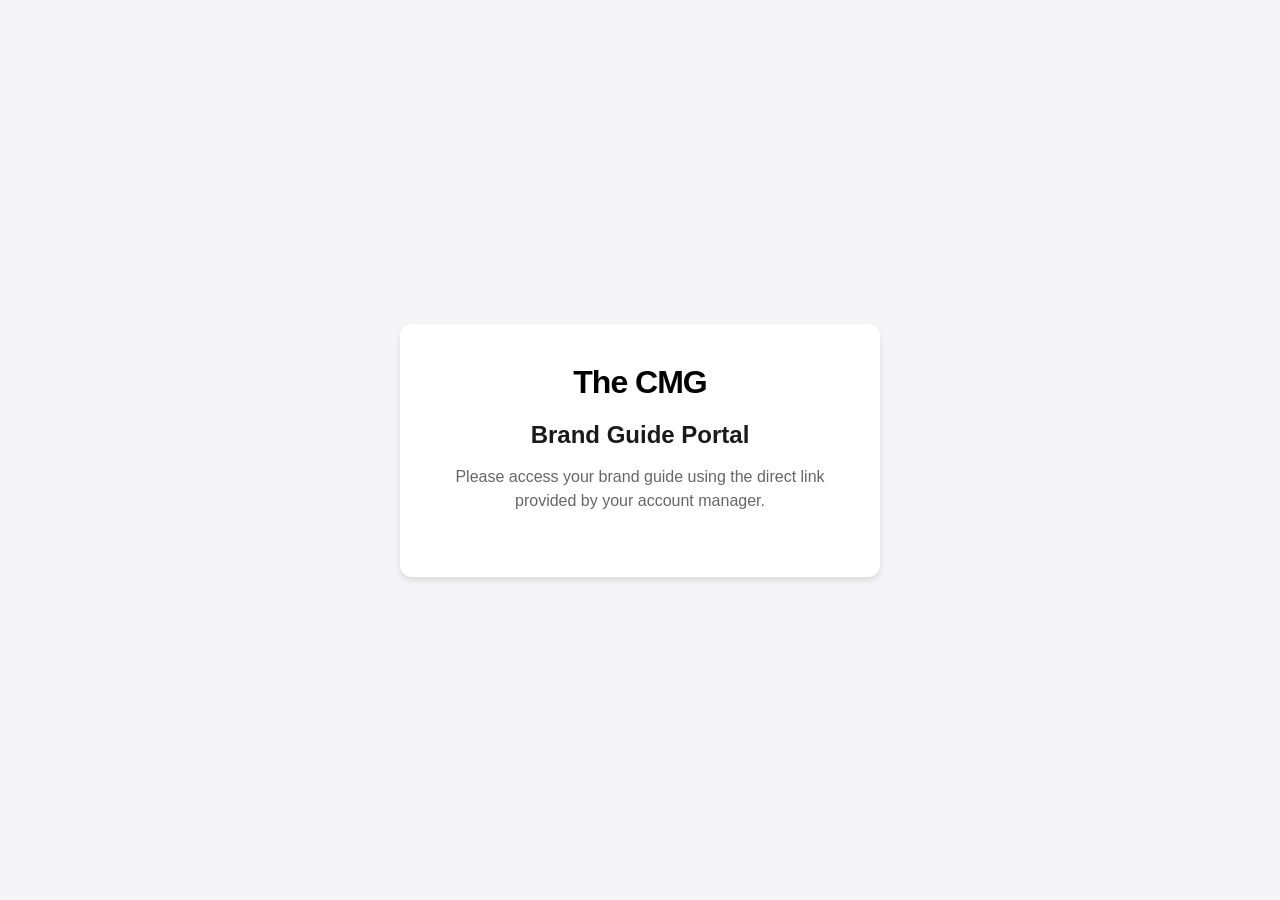
<file: index.html>
<!DOCTYPE html>
<html lang="en">

<head>
    <meta charset="UTF-8">
    <meta name="viewport" content="width=device-width, initial-scale=1.0">
    <title>The CMG Brand Guides</title>
    <style>
        body {
            font-family: -apple-system, BlinkMacSystemFont, "Segoe UI", Roboto, Helvetica, Arial, sans-serif;
            display: flex;
            flex-direction: column;
            align-items: center;
            justify-content: center;
            height: 100vh;
            margin: 0;
            background-color: #f5f5f7;
            color: #333;
        }

        .container {
            text-align: center;
            padding: 40px;
            background: white;
            border-radius: 12px;
            box-shadow: 0 4px 6px rgba(0, 0, 0, 0.1);
            max-width: 400px;
            width: 90%;
        }

        h1 {
            font-size: 24px;
            margin-bottom: 16px;
            color: #1a1a1a;
        }

        p {
            color: #666;
            margin-bottom: 24px;
            line-height: 1.5;
        }

        .logo {
            font-weight: 900;
            font-size: 32px;
            letter-spacing: -1px;
            margin-bottom: 20px;
            color: #000;
        }
    </style>
</head>

<body>
    <div class="container">
        <div class="logo">The CMG</div>
        <h1>Brand Guide Portal</h1>
        <p>Please access your brand guide using the direct link provided by your account manager.</p>
    </div>
</body>

</html>
</file>
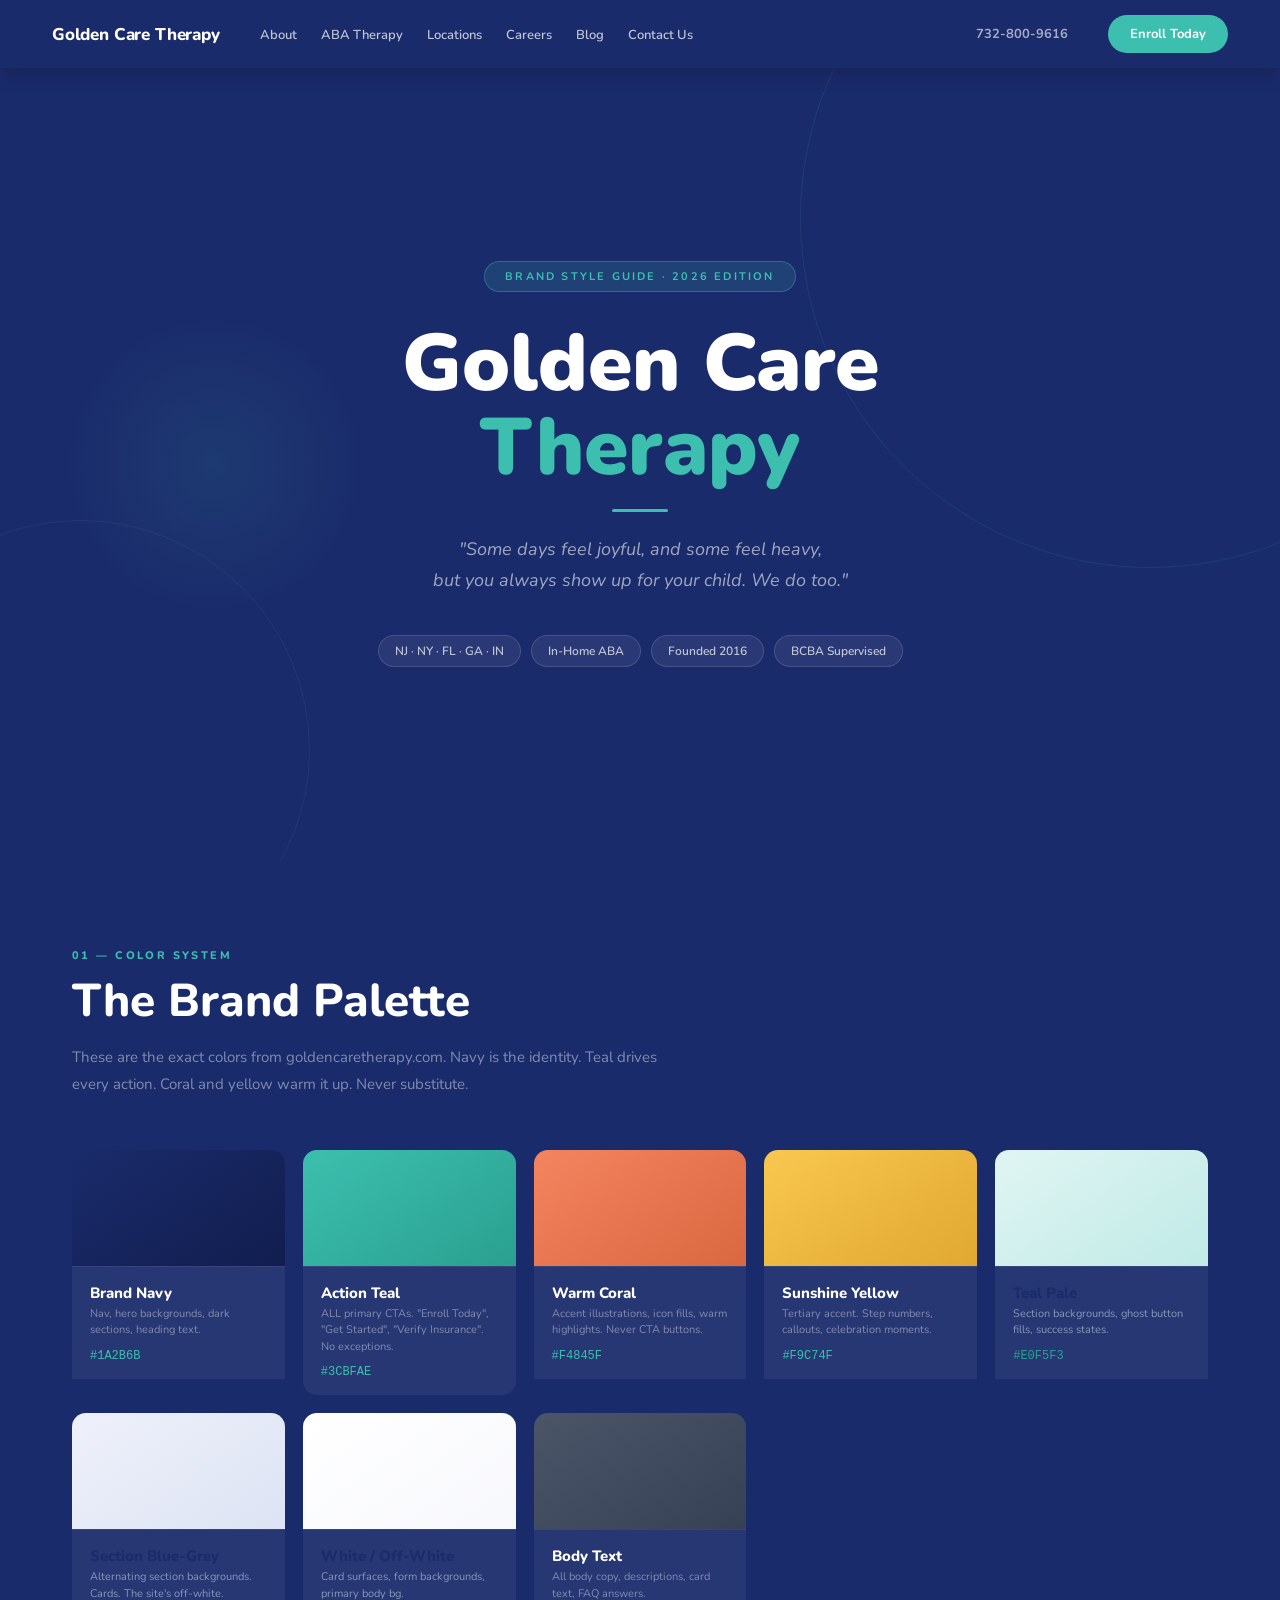
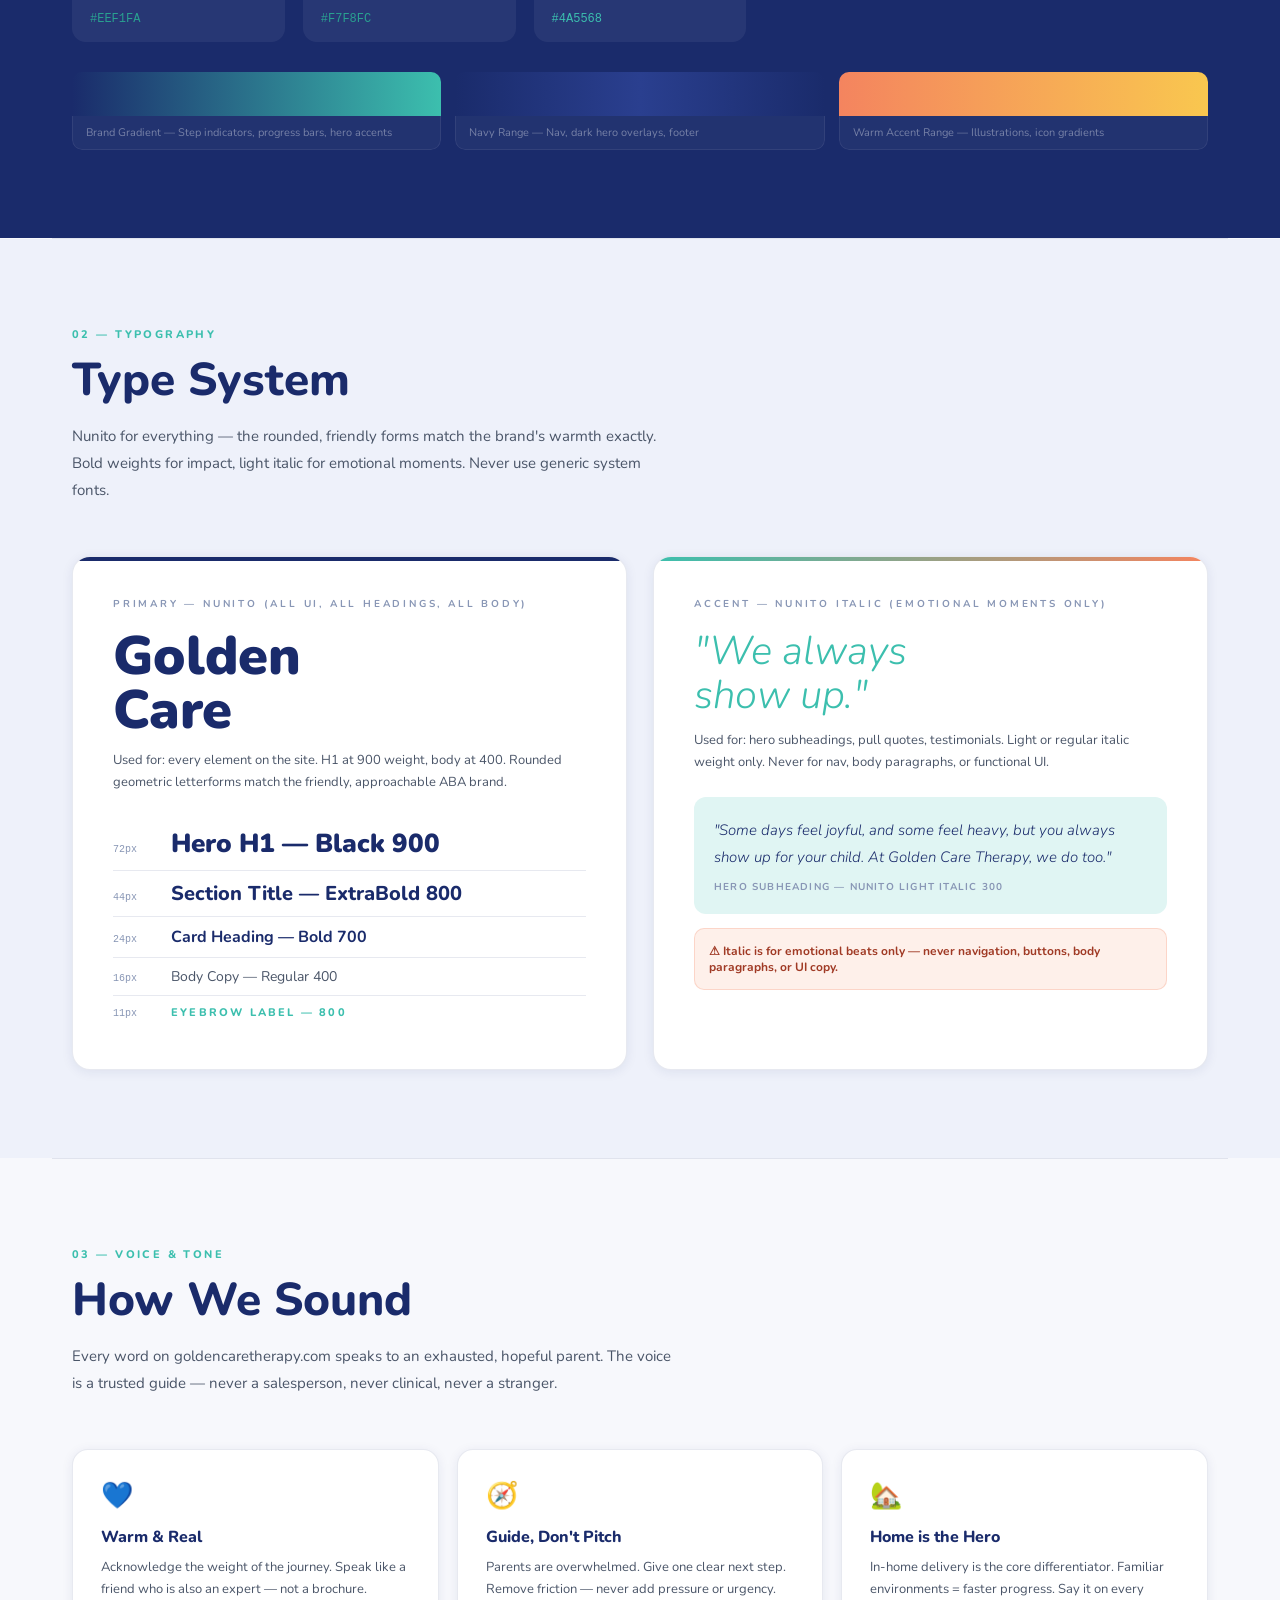
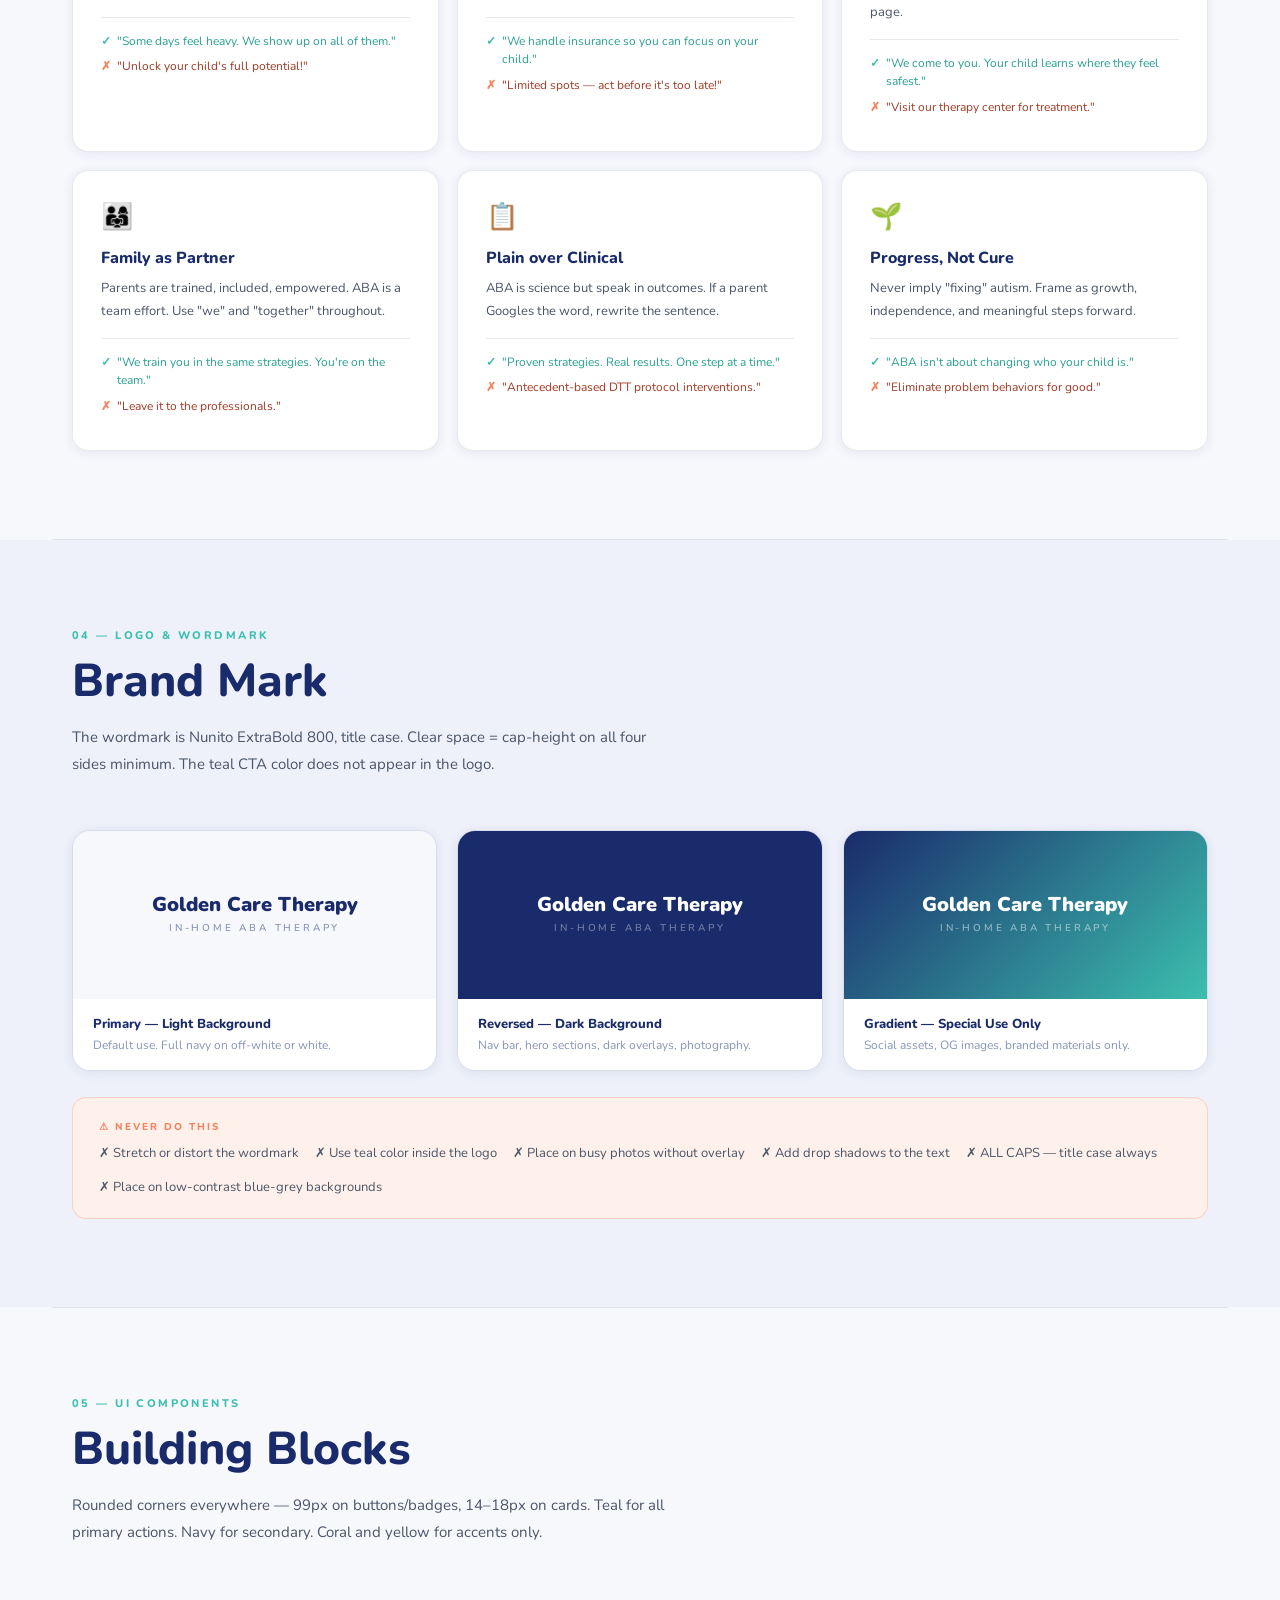
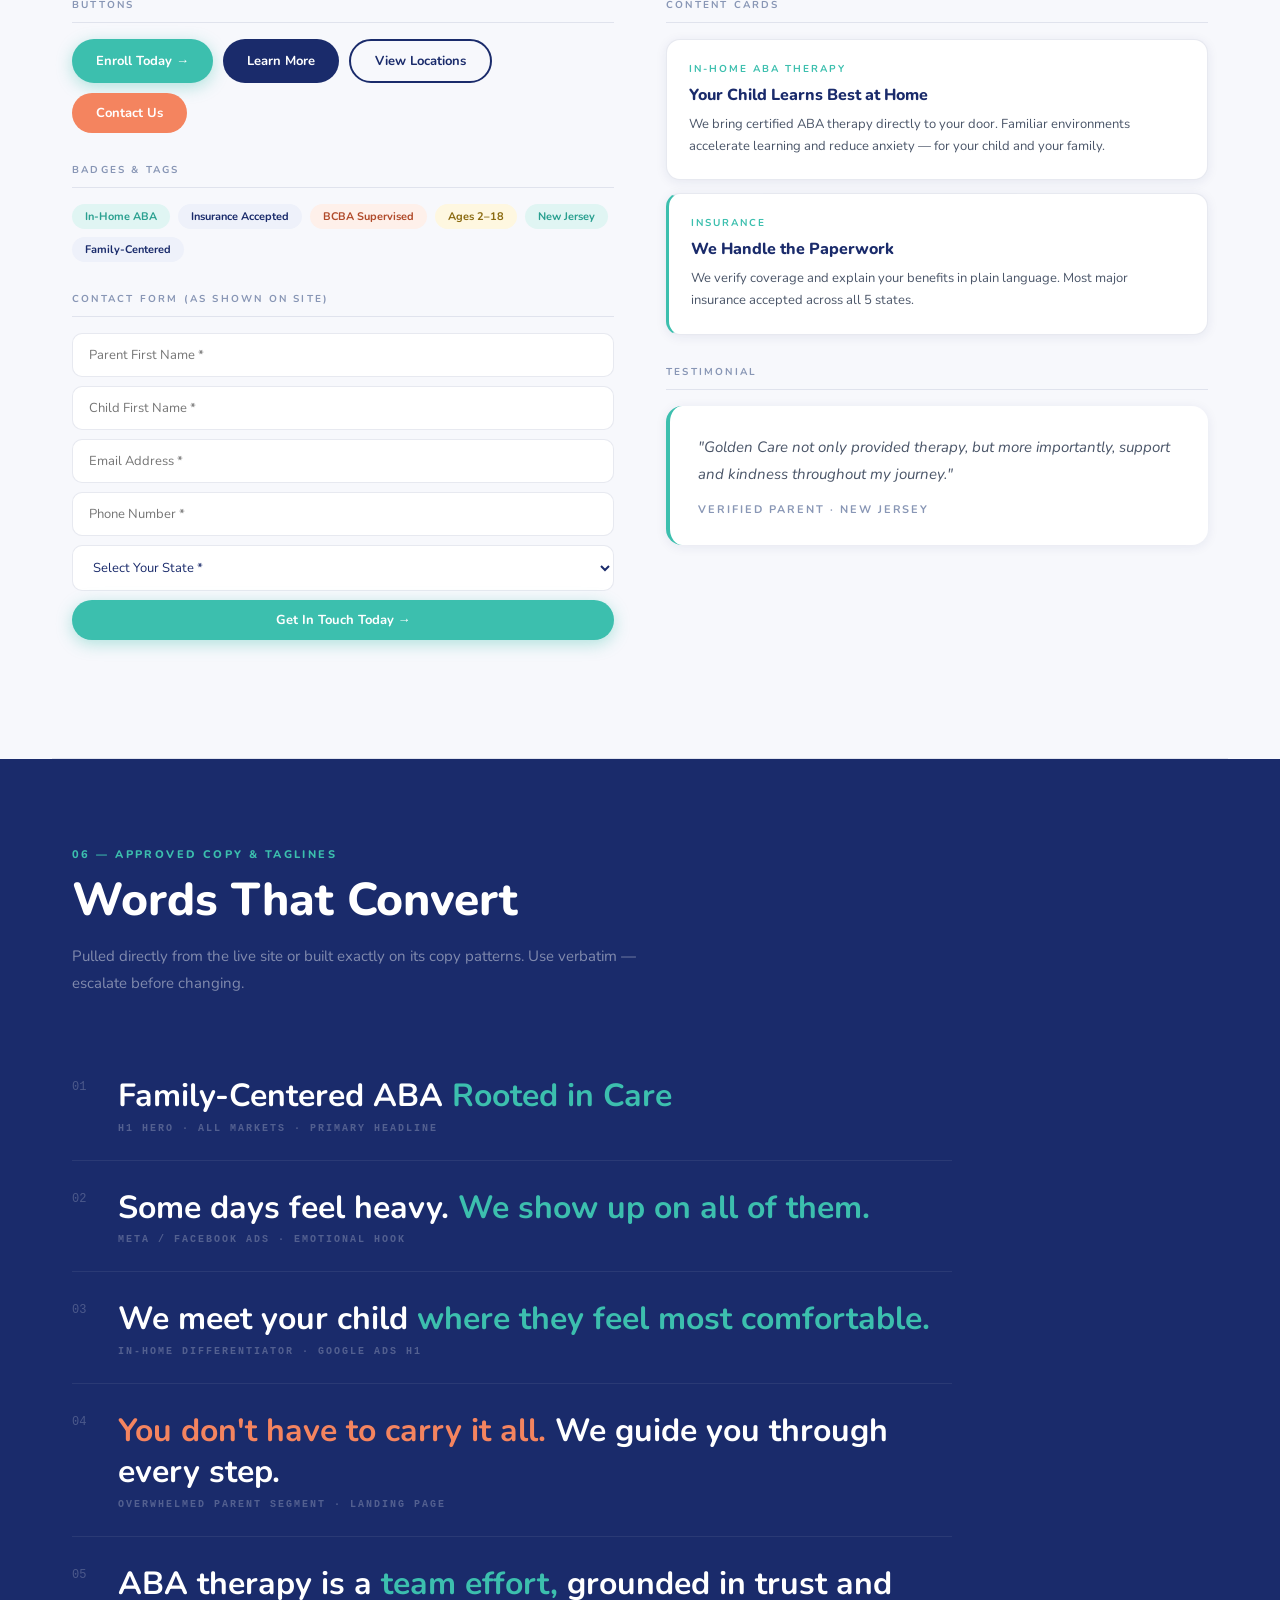
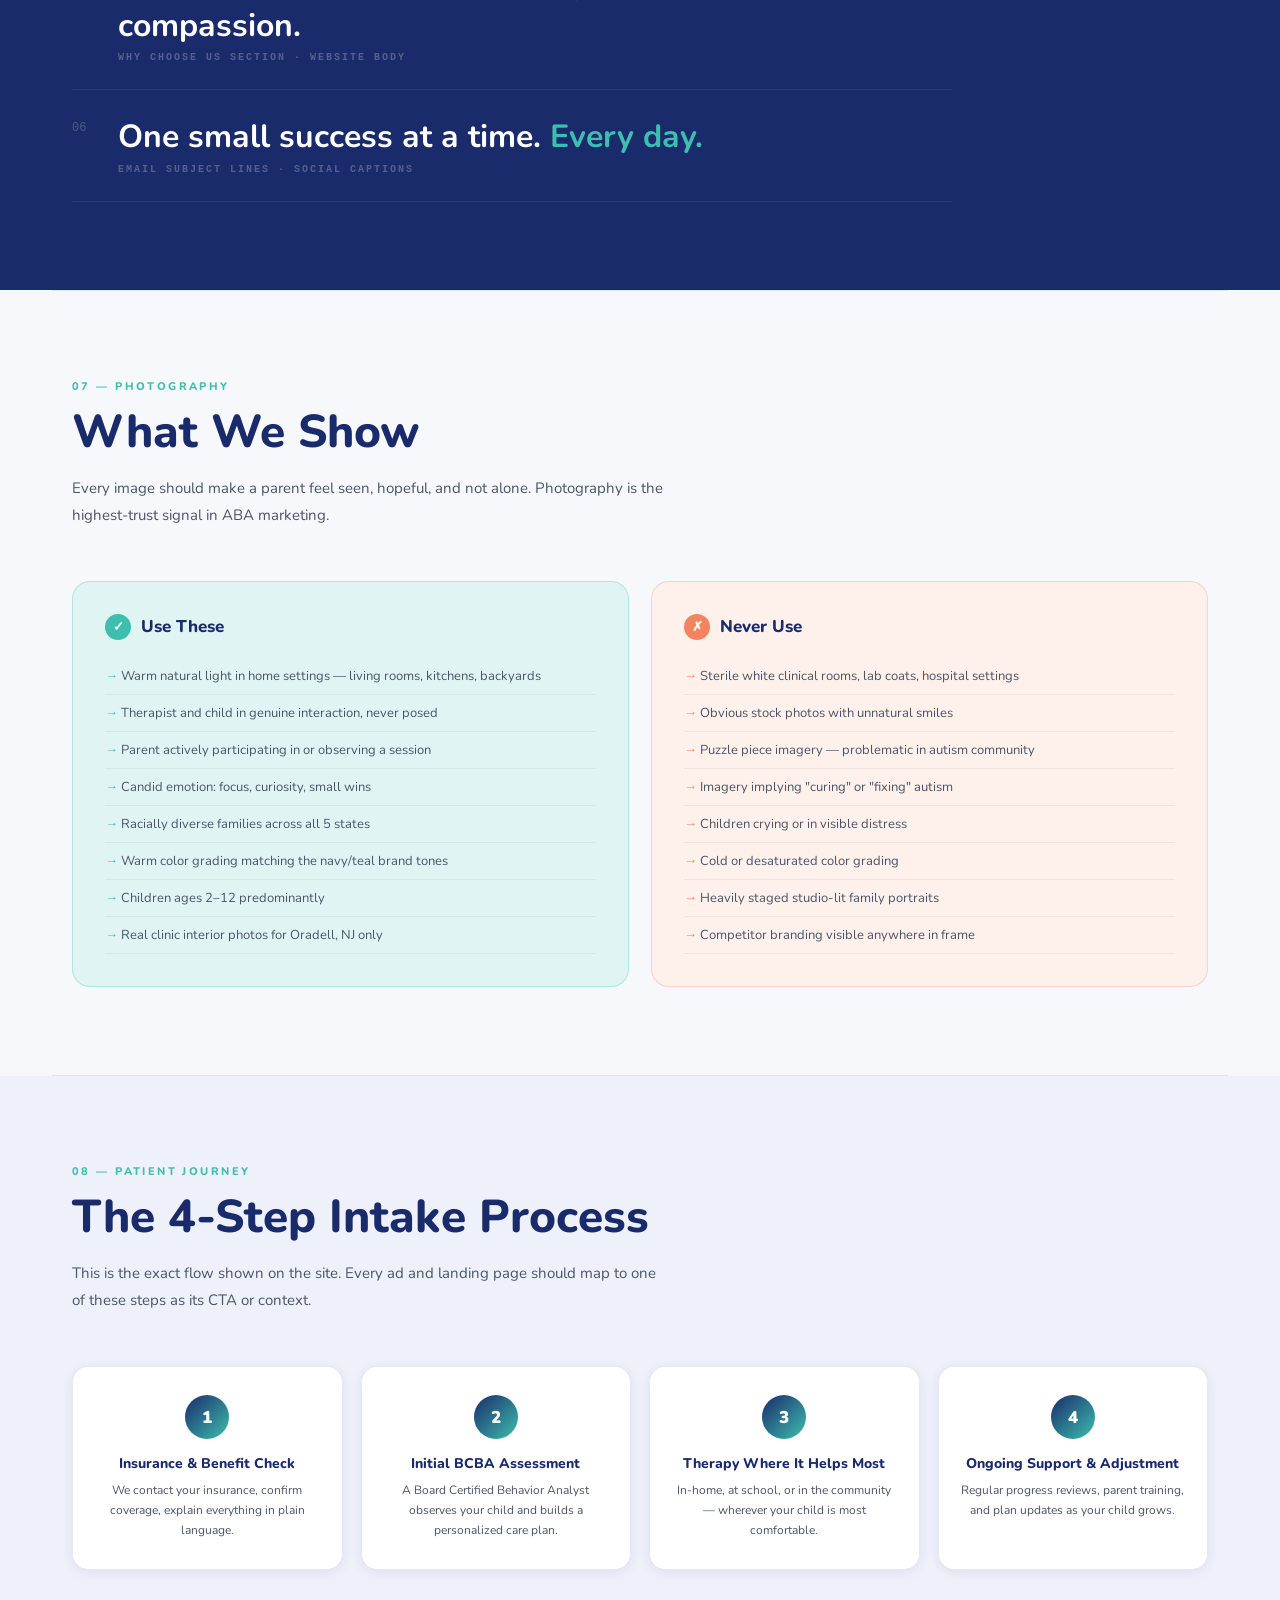
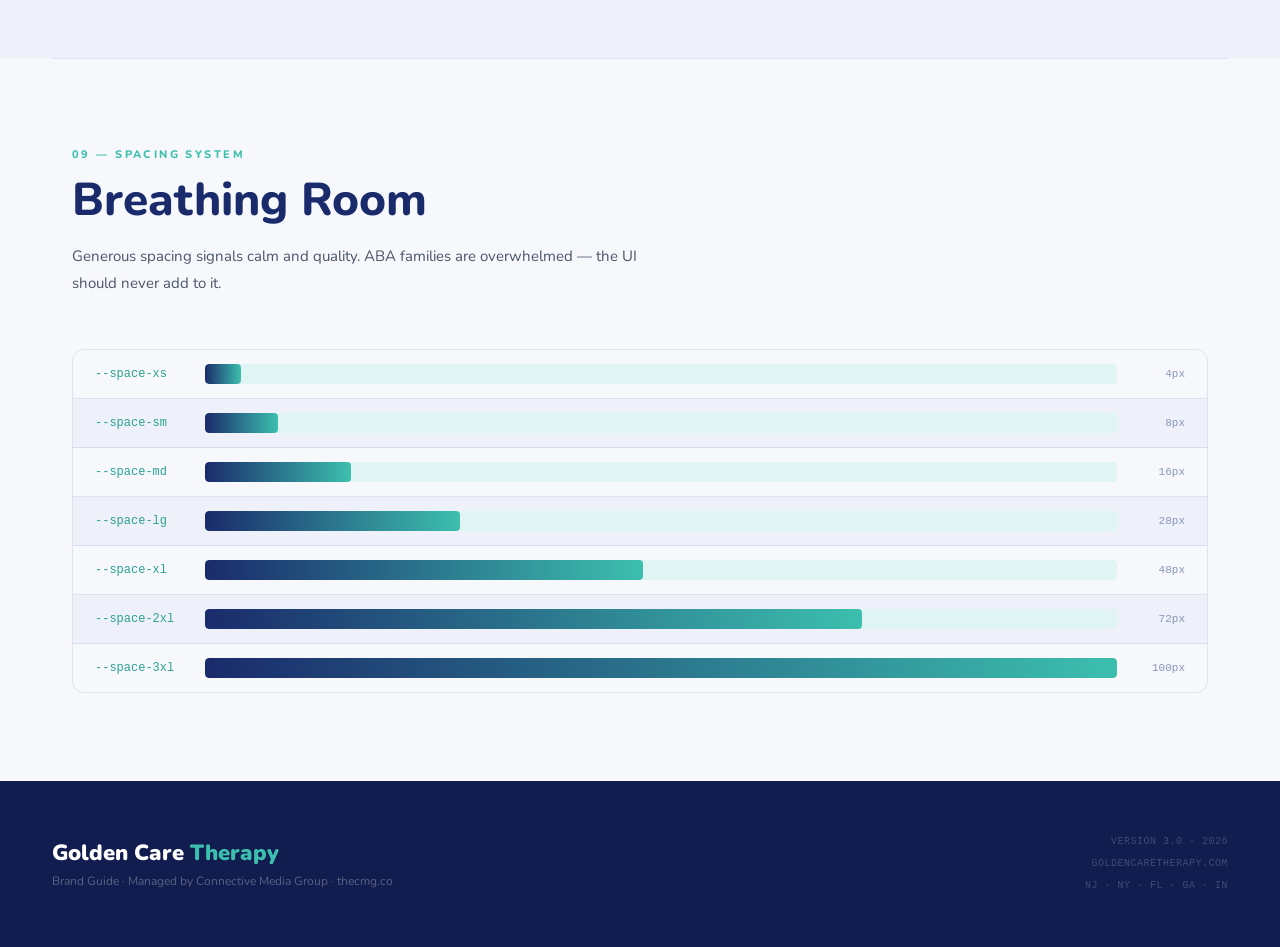
<file: golden-care/index.html>
<!DOCTYPE html>
<html lang="en">
<head>
<meta charset="UTF-8">
<meta name="viewport" content="width=device-width, initial-scale=1.0">
<title>Golden Care Therapy — Brand Guide</title>
<link href="https://fonts.googleapis.com/css2?family=Nunito:ital,wght@0,300;0,400;0,600;0,700;0,800;0,900;1,400;1,700&family=Nunito+Sans:ital,wght@0,300;0,400;0,600;0,700;1,400&display=swap" rel="stylesheet">
<style>
:root {
  /* ━━━ EXACT COLORS FROM goldencaretherapy.com ━━━ */
  --navy:        #1A2B6B;   /* nav bar, hero background, dark sections */
  --navy-dark:   #111D4E;   /* deeper navy variant */
  --navy-light:  #2A3F8F;   /* slightly lighter navy */

  --teal:        #3CBFAE;   /* PRIMARY — all CTA buttons, links, accents */
  --teal-dark:   #2AA090;   /* button hover */
  --teal-pale:   #E0F5F3;   /* teal tint backgrounds */

  --coral:       #F4845F;   /* warm accent — illustrations, highlights */
  --coral-pale:  #FEF0EA;

  --yellow:      #F9C74F;   /* secondary warm accent */
  --yellow-pale: #FEF7E0;

  --white:       #FFFFFF;
  --bg-soft:     #F7F8FC;   /* body background — barely-there blue-grey */
  --bg-section:  #EEF1FA;   /* alternating section bg */

  --text-h:      #1A2B6B;   /* headings — same as navy */
  --text-b:      #4A5568;   /* body copy */
  --text-m:      #8896B5;   /* muted labels */

  --border:      rgba(26,43,107,0.1);
  --shadow-sm:   0 2px 12px rgba(26,43,107,0.08);
  --shadow-md:   0 6px 28px rgba(26,43,107,0.12);
}

*, *::before, *::after { margin:0; padding:0; box-sizing:border-box; }
html { scroll-behavior:smooth; }

body {
  font-family: 'Nunito', sans-serif;
  background: var(--bg-soft);
  color: var(--text-h);
  overflow-x: hidden;
}

::-webkit-scrollbar { width:5px; }
::-webkit-scrollbar-track { background: var(--bg-section); }
::-webkit-scrollbar-thumb { background: var(--teal); border-radius:99px; }

/* ══════════════ NAV REPLICA ══════════════ */
.site-nav {
  position: sticky; top: 0; z-index: 100;
  background: var(--navy);
  height: 68px;
  display: flex; align-items: center;
  padding: 0 52px;
  gap: 40px;
  box-shadow: 0 2px 20px rgba(0,0,0,0.25);
}

.nav-logo {
  font-weight: 800; font-size: 17px; color: #fff;
  letter-spacing: -0.01em; white-space: nowrap;
}

.nav-links {
  display: flex; gap: 24px; list-style: none; flex: 1;
}

.nav-links a {
  color: rgba(255,255,255,0.72); font-size: 13px;
  font-weight: 600; text-decoration: none;
  transition: color 0.2s;
}
.nav-links a:hover { color: #fff; }

.nav-phone {
  font-size: 13px; font-weight: 700;
  color: rgba(255,255,255,0.6);
}

.nav-cta {
  background: var(--teal); color: #fff;
  font-family: 'Nunito', sans-serif;
  font-size: 13px; font-weight: 700;
  padding: 10px 22px; border-radius: 99px;
  border: none; cursor: pointer;
  white-space: nowrap;
  transition: background 0.2s, transform 0.15s;
}
.nav-cta:hover { background: var(--teal-dark); transform: translateY(-1px); }

/* ══════════════ HERO ══════════════ */
.hero {
  background: var(--navy);
  min-height: 88vh;
  display: flex; align-items: center; justify-content: center;
  text-align: center;
  position: relative; overflow: hidden;
  padding: 90px 40px;
}

/* Subtle geometric circles — matches site aesthetic */
.hero::before {
  content: '';
  position: absolute;
  width: 700px; height: 700px; border-radius: 50%;
  border: 1.5px solid rgba(60,191,174,0.12);
  top: -200px; right: -220px;
}
.hero::after {
  content: '';
  position: absolute;
  width: 460px; height: 460px; border-radius: 50%;
  border: 1.5px solid rgba(255,255,255,0.05);
  bottom: -120px; left: -150px;
}

.hero-blob {
  position: absolute;
  width: 300px; height: 300px; border-radius: 50%;
  background: radial-gradient(circle, rgba(60,191,174,0.1), transparent 70%);
  top: 50%; left: 5%; transform: translateY(-50%);
}

.hero-inner { position: relative; z-index: 2; max-width: 720px; }

.hero-pill {
  display: inline-block;
  background: rgba(60,191,174,0.15);
  border: 1px solid rgba(60,191,174,0.35);
  color: var(--teal);
  font-size: 11px; font-weight: 700;
  letter-spacing: 0.2em; text-transform: uppercase;
  padding: 7px 20px; border-radius: 99px;
  margin-bottom: 30px;
  opacity: 0; animation: rise 0.55s ease forwards 0.1s;
}

.hero-h1 {
  font-size: clamp(48px, 7.5vw, 80px);
  font-weight: 900; color: #fff;
  line-height: 1.06; margin-bottom: 18px;
  opacity: 0; animation: rise 0.55s ease forwards 0.25s;
}

.hero-h1 em { color: var(--teal); font-style: normal; }

.hero-rule {
  width: 56px; height: 3px; border-radius: 99px;
  background: var(--teal);
  margin: 0 auto 22px;
  opacity: 0; animation: rise 0.55s ease forwards 0.4s;
}

.hero-sub {
  font-size: clamp(15px, 2vw, 18px);
  font-weight: 400; font-style: italic;
  color: rgba(255,255,255,0.58);
  line-height: 1.7; margin-bottom: 40px;
  opacity: 0; animation: rise 0.55s ease forwards 0.5s;
}

.hero-tags {
  display: flex; gap: 10px; justify-content: center; flex-wrap: wrap;
  opacity: 0; animation: rise 0.55s ease forwards 0.65s;
}

.hero-tag {
  background: rgba(255,255,255,0.07);
  border: 1px solid rgba(255,255,255,0.13);
  color: rgba(255,255,255,0.7);
  font-size: 12px; font-weight: 600;
  padding: 7px 16px; border-radius: 99px;
}

@keyframes rise {
  from { opacity:0; transform:translateY(16px); }
  to   { opacity:1; transform:translateY(0); }
}

/* ══════════════ LAYOUT ══════════════ */
.w { max-width: 1240px; margin: 0 auto; padding: 0 52px; }
.sec { padding: 88px 0; }
.sec-alt { background: var(--bg-section); }
.sec-navy { background: var(--navy); }

hr.rule { border: none; height: 1px; background: var(--border); margin: 0 52px; }

.ey {
  font-size: 11px; font-weight: 800;
  letter-spacing: 0.22em; text-transform: uppercase;
  color: var(--teal); margin-bottom: 12px;
}
.sec-navy .ey { color: var(--teal); }

.sh {
  font-size: clamp(30px, 3.8vw, 46px);
  font-weight: 800; color: var(--text-h);
  line-height: 1.15; margin-bottom: 16px;
}
.sec-navy .sh { color: #fff; }

.sd {
  font-size: 15px; line-height: 1.8;
  color: var(--text-b); max-width: 600px;
  margin-bottom: 52px;
}
.sec-navy .sd { color: rgba(255,255,255,0.45); }

/* ══════════════ COLOR SWATCHES ══════════════ */
.swatches {
  display: grid;
  grid-template-columns: repeat(auto-fill, minmax(190px, 1fr));
  gap: 18px;
}

.sw {
  border-radius: 14px; overflow: hidden;
  transition: transform 0.22s, box-shadow 0.22s;
  cursor: default;
}
.sw:hover { transform: translateY(-5px); box-shadow: 0 16px 40px rgba(0,0,0,0.28); }

.sw-c { height: 116px; }

.sw-i {
  padding: 16px 18px;
  background: rgba(255,255,255,0.06);
  border-top: 1px solid rgba(255,255,255,0.07);
}

.sw-n { font-weight: 800; font-size: 15px; color: #fff; margin-bottom: 3px; }
.sw-u { font-size: 11px; color: rgba(255,255,255,0.42); line-height: 1.5; margin-bottom: 10px; }
.sw-h { font-family: 'Courier New', monospace; font-size: 12px; color: var(--teal); }

/* light swatch */
.sw-light .sw-n { color: var(--text-h); }
.sw-light .sw-u { color: var(--text-m); }
.sw-light .sw-h { color: var(--teal-dark); }
.sw-light .sw-i { background: rgba(0,0,0,0.03); border-color: var(--border); }

.grad-strips {
  display: flex; gap: 14px; flex-wrap: wrap;
  margin-top: 30px;
}
.grad-strip { flex: 1; min-width: 170px; border-radius: 10px; overflow: hidden; }
.grad-bar { height: 44px; }
.grad-lbl {
  padding: 9px 13px;
  background: rgba(255,255,255,0.04);
  border: 1px solid rgba(255,255,255,0.07);
  border-top: none; border-radius: 0 0 10px 10px;
  font-size: 11px; color: rgba(255,255,255,0.38);
}

/* ══════════════ TYPOGRAPHY ══════════════ */
.type-cards {
  display: grid; grid-template-columns: 1fr 1fr; gap: 26px;
}
@media(max-width:780px) { .type-cards { grid-template-columns: 1fr; } }

.tc {
  background: #fff; border-radius: 18px;
  padding: 40px; border: 1px solid var(--border);
  box-shadow: var(--shadow-sm);
  position: relative; overflow: hidden;
}
.tc::before {
  content: ''; position: absolute;
  top: 0; left: 0; right: 0; height: 4px;
  border-radius: 18px 18px 0 0;
}
.tc.primary::before { background: var(--navy); }
.tc.accent::before  { background: linear-gradient(90deg, var(--teal), var(--coral)); }

.ft { font-size: 10px; font-weight: 700; letter-spacing: 0.28em;
  text-transform: uppercase; color: var(--text-m); margin-bottom: 18px; }

.fd-big {
  font-family: 'Nunito', sans-serif;
  font-size: 54px; font-weight: 900;
  color: var(--navy); line-height: 1.0; margin-bottom: 12px;
}

.fd-italic {
  font-family: 'Nunito', sans-serif;
  font-size: 40px; font-weight: 300; font-style: italic;
  color: var(--teal); line-height: 1.1; margin-bottom: 12px;
}

.fn { font-size: 13px; line-height: 1.7; color: var(--text-b); margin-bottom: 24px; }

.sc { padding: 9px 0; border-bottom: 1px solid var(--border);
  display: flex; align-items: baseline; gap: 16px; }
.sc:last-child { border-bottom: none; }
.sz { font-family: 'Courier New', monospace; font-size: 10px;
  color: var(--text-m); min-width: 42px; }

/* ══════════════ VOICE CARDS ══════════════ */
.voice-grid {
  display: grid; grid-template-columns: repeat(3,1fr); gap: 18px;
}
@media(max-width:880px) { .voice-grid { grid-template-columns: 1fr 1fr; } }

.vc {
  background: #fff; border-radius: 16px; padding: 28px;
  border: 1.5px solid var(--border); box-shadow: var(--shadow-sm);
  transition: border-color 0.2s, transform 0.2s, box-shadow 0.2s;
}
.vc:hover {
  border-color: var(--teal); transform: translateY(-3px);
  box-shadow: 0 12px 32px rgba(26,43,107,0.1);
}

.vc-ico { font-size: 26px; margin-bottom: 13px; }
.vc-t { font-weight: 800; font-size: 16px; color: var(--text-h); margin-bottom: 8px; }
.vc-b { font-size: 13px; line-height: 1.7; color: var(--text-b); margin-bottom: 16px; }
.vc-sep { height: 1px; background: var(--border); margin-bottom: 14px; }

.do, .no {
  font-size: 12px; line-height: 1.55; margin-bottom: 7px;
  padding-left: 16px; position: relative;
}
.do::before { content:'✓'; position:absolute; left:0; color:var(--teal); font-weight:800; }
.no::before { content:'✗'; position:absolute; left:0; color:var(--coral); font-weight:800; }
.do { color: var(--teal-dark); }
.no { color: #a03a25; }

/* ══════════════ LOGO CARDS ══════════════ */
.logo-grid { display: grid; grid-template-columns: repeat(3,1fr); gap: 20px; }
@media(max-width:880px) { .logo-grid { grid-template-columns: 1fr; } }

.lc { border-radius: 18px; overflow: hidden; border: 1px solid var(--border); box-shadow: var(--shadow-sm); }
.ld { height: 168px; display: flex; flex-direction: column;
  align-items: center; justify-content: center; gap: 6px; }
.lw { font-weight: 900; font-size: 20px; line-height: 1; }
.ls { font-size: 10px; font-weight: 600; letter-spacing: 0.28em; text-transform: uppercase; }
.lcap { padding: 16px 20px; background: #fff; }
.lcap-n { font-weight: 800; font-size: 13px; color: var(--text-h); margin-bottom: 3px; }
.lcap-d { font-size: 12px; color: var(--text-m); line-height: 1.5; }

/* ══════════════ UI COMPONENTS ══════════════ */
.comp-cols { display: grid; grid-template-columns: 1fr 1fr; gap: 52px; }
@media(max-width:780px) { .comp-cols { grid-template-columns: 1fr; } }

.cl { font-size: 10px; font-weight: 700; letter-spacing: 0.22em;
  text-transform: uppercase; color: var(--text-m);
  margin-bottom: 16px; padding-bottom: 10px;
  border-bottom: 1px solid var(--border); }

.cg { margin-bottom: 30px; }

/* Buttons */
.br { display: flex; flex-wrap: wrap; gap: 10px; }

.btn {
  display: inline-flex; align-items: center; gap: 6px;
  padding: 11px 24px; border-radius: 99px;
  font-family: 'Nunito', sans-serif;
  font-size: 13px; font-weight: 700;
  border: none; cursor: pointer;
  transition: all 0.18s ease;
}
.b-teal  { background: var(--teal); color: #fff;
  box-shadow: 0 4px 16px rgba(60,191,174,0.38); }
.b-teal:hover { background: var(--teal-dark); transform: translateY(-2px); }
.b-navy  { background: var(--navy); color: #fff; }
.b-navy:hover { background: var(--navy-light); transform: translateY(-2px); }
.b-out   { background: transparent; color: var(--navy);
  border: 2px solid var(--navy); }
.b-out:hover { background: var(--bg-section); transform: translateY(-2px); }
.b-coral { background: var(--coral); color: #fff; }
.b-coral:hover { background: #e26c48; transform: translateY(-2px); }

/* Badges */
.badrow { display: flex; flex-wrap: wrap; gap: 8px; }
.bad {
  display: inline-flex; align-items: center;
  padding: 5px 13px; border-radius: 99px;
  font-size: 11px; font-weight: 700;
}
.bad-teal  { background: var(--teal-pale); color: var(--teal-dark); }
.bad-navy  { background: var(--bg-section); color: var(--navy); }
.bad-coral { background: var(--coral-pale); color: #b04a2a; }
.bad-yel   { background: var(--yellow-pale); color: #8a6a10; }

/* Card */
.ccard {
  background: #fff; border-radius: 14px; padding: 22px;
  border: 1px solid var(--border); box-shadow: var(--shadow-sm);
  margin-bottom: 13px;
}
.cce { font-size: 10px; font-weight: 700; letter-spacing: .2em;
  text-transform: uppercase; color: var(--teal); margin-bottom: 8px; }
.cch { font-weight: 800; font-size: 16px; color: var(--text-h); margin-bottom: 7px; }
.ccb { font-size: 13px; line-height: 1.7; color: var(--text-b); }

/* Input */
.inp {
  width: 100%; padding: 12px 16px;
  border: 1.5px solid var(--border); border-radius: 10px;
  font-family: 'Nunito', sans-serif; font-size: 13px;
  color: var(--text-h); background: #fff;
  margin-bottom: 9px; outline: none;
  transition: border-color 0.2s, box-shadow 0.2s;
}
.inp:focus {
  border-color: var(--teal);
  box-shadow: 0 0 0 3px rgba(60,191,174,0.15);
}

/* Testimonial */
.testi {
  background: #fff; border-radius: 16px; padding: 28px;
  border-left: 4px solid var(--teal);
  box-shadow: var(--shadow-sm);
}
.tq {
  font-style: italic; font-size: 15px;
  color: var(--text-b); line-height: 1.8; margin-bottom: 14px;
}
.ta {
  font-size: 11px; font-weight: 700;
  letter-spacing: .18em; text-transform: uppercase;
  color: var(--text-m);
}

/* ══════════════ TAGLINES ══════════════ */
.tag-list { max-width: 880px; }
.ti {
  display: flex; align-items: flex-start; gap: 22px;
  padding: 26px 0; border-bottom: 1px solid rgba(255,255,255,0.07);
}
.tn {
  font-family: 'Courier New', monospace;
  font-size: 12px; color: rgba(255,255,255,0.22);
  min-width: 24px; margin-top: 5px;
}
.tq-big {
  font-size: clamp(20px, 2.6vw, 32px);
  font-weight: 700; color: #fff;
  line-height: 1.3; margin-bottom: 6px;
}
.tq-big em { color: var(--teal); font-style: normal; }
.tq-big span { color: var(--coral); }
.tw {
  font-size: 10px; font-weight: 600;
  letter-spacing: .2em; text-transform: uppercase;
  color: rgba(255,255,255,0.25);
  font-family: 'Courier New', monospace;
}

/* ══════════════ IMAGERY ══════════════ */
.img-grid { display: grid; grid-template-columns: 1fr 1fr; gap: 22px; }
@media(max-width:780px) { .img-grid { grid-template-columns: 1fr; } }

.imgc { border-radius: 18px; padding: 32px; border: 1px solid transparent; }
.imgc.do-card  { background: var(--teal-pale); border-color: rgba(60,191,174,0.3); }
.imgc.no-card  { background: var(--coral-pale); border-color: rgba(244,132,95,0.28); }

.ih { display: flex; align-items: center; gap: 10px; margin-bottom: 18px; }
.idot {
  width: 26px; height: 26px; border-radius: 50%;
  display: flex; align-items: center; justify-content: center;
  font-size: 13px; font-weight: 800; color: #fff;
}
.idot.d { background: var(--teal); }
.idot.n { background: var(--coral); }
.ititle { font-weight: 800; font-size: 17px; color: var(--text-h); }

.ilist { list-style: none; }
.ilist li {
  font-size: 13px; line-height: 1.7;
  color: var(--text-b); padding: 7px 0 7px 16px;
  border-bottom: 1px solid rgba(0,0,0,0.055);
  position: relative;
}
.ilist li::before { content:'→'; position:absolute; left:0; }
.do-card .ilist li::before { color: var(--teal); }
.no-card .ilist li::before { color: var(--coral); }

/* ══════════════ PROCESS STEPS ══════════════ */
.steps { display: grid; grid-template-columns: repeat(4,1fr); gap: 18px; }
@media(max-width:880px) { .steps { grid-template-columns: 1fr 1fr; } }

.step {
  background: #fff; border-radius: 16px;
  padding: 28px 22px; border: 1px solid var(--border);
  box-shadow: var(--shadow-sm); text-align: center;
}
.snum {
  width: 44px; height: 44px; border-radius: 50%;
  background: linear-gradient(135deg, var(--navy), var(--teal));
  color: #fff; font-weight: 900; font-size: 17px;
  display: flex; align-items: center; justify-content: center;
  margin: 0 auto 15px;
}
.st { font-weight: 800; font-size: 14px; color: var(--text-h); margin-bottom: 8px; }
.sd2 { font-size: 12px; line-height: 1.65; color: var(--text-b); }

/* ══════════════ SPACING ══════════════ */
.sp-table { border: 1px solid var(--border); border-radius: 12px; overflow: hidden; }
.sp-row {
  display: flex; align-items: center; gap: 20px;
  padding: 14px 22px; border-bottom: 1px solid var(--border);
}
.sp-row:last-child { border-bottom: none; }
.sp-row:nth-child(even) { background: var(--bg-section); }
.sp-tok { font-family: 'Courier New', monospace; font-size: 12px;
  color: var(--teal-dark); min-width: 90px; }
.sp-bar-w { flex: 1; height: 20px; background: var(--teal-pale);
  border-radius: 4px; overflow: hidden; }
.sp-bar { height: 100%; background: linear-gradient(90deg,var(--navy),var(--teal));
  border-radius: 4px; }
.sp-val { font-family: 'Courier New', monospace; font-size: 11px;
  color: var(--text-m); min-width: 48px; text-align: right; }

/* ══════════════ FOOTER ══════════════ */
.footer {
  background: var(--navy-dark); padding: 50px 52px;
  display: flex; align-items: center;
  justify-content: space-between; flex-wrap: wrap; gap: 20px;
}
.fl { font-weight: 900; font-size: 22px; color: #fff; }
.fl em { color: var(--teal); font-style: normal; }
.fs { font-size: 12px; color: rgba(255,255,255,0.3); margin-top: 5px; }
.fm {
  font-family: 'Courier New', monospace;
  font-size: 10px; color: rgba(255,255,255,0.2);
  text-align: right; line-height: 2.2; letter-spacing: .05em;
}

@media(max-width:768px) {
  .w { padding: 0 24px; }
  hr.rule { margin: 0 24px; }
  .footer { padding: 40px 24px; }
  .site-nav { padding: 0 24px; }
  .site-nav .nav-links, .nav-phone { display: none; }
}
</style>
</head>
<body>

<!-- ━━━ STICKY NAV ━━━ -->
<nav class="site-nav">
  <div class="nav-logo">Golden Care Therapy</div>
  <ul class="nav-links">
    <li><a href="#">About</a></li>
    <li><a href="#">ABA Therapy</a></li>
    <li><a href="#">Locations</a></li>
    <li><a href="#">Careers</a></li>
    <li><a href="#">Blog</a></li>
    <li><a href="#">Contact Us</a></li>
  </ul>
  <span class="nav-phone">732-800-9616</span>
  <button class="nav-cta">Enroll Today</button>
</nav>

<!-- ━━━ HERO ━━━ -->
<section class="hero">
  <div class="hero-blob"></div>
  <div class="hero-inner">
    <div class="hero-pill">Brand Style Guide · 2026 Edition</div>
    <h1 class="hero-h1">Golden Care<br><em>Therapy</em></h1>
    <div class="hero-rule"></div>
    <p class="hero-sub">"Some days feel joyful, and some feel heavy,<br>but you always show up for your child. We do too."</p>
    <div class="hero-tags">
      <span class="hero-tag">NJ · NY · FL · GA · IN</span>
      <span class="hero-tag">In-Home ABA</span>
      <span class="hero-tag">Founded 2016</span>
      <span class="hero-tag">BCBA Supervised</span>
    </div>
  </div>
</section>

<!-- ━━━ COLORS ━━━ -->
<section class="sec sec-navy">
  <div class="w">
    <p class="ey">01 — Color System</p>
    <h2 class="sh">The Brand Palette</h2>
    <p class="sd">These are the exact colors from goldencaretherapy.com. Navy is the identity. Teal drives every action. Coral and yellow warm it up. Never substitute.</p>

    <div class="swatches">
      <div class="sw">
        <div class="sw-c" style="background:linear-gradient(145deg,#1A2B6B,#111D4E);"></div>
        <div class="sw-i">
          <div class="sw-n">Brand Navy</div>
          <div class="sw-u">Nav, hero backgrounds, dark sections, heading text.</div>
          <div class="sw-h">#1A2B6B</div>
        </div>
      </div>
      <div class="sw">
        <div class="sw-c" style="background:linear-gradient(145deg,#3CBFAE,#2AA090);"></div>
        <div class="sw-i">
          <div class="sw-n">Action Teal</div>
          <div class="sw-u">ALL primary CTAs. "Enroll Today", "Get Started", "Verify Insurance". No exceptions.</div>
          <div class="sw-h">#3CBFAE</div>
        </div>
      </div>
      <div class="sw">
        <div class="sw-c" style="background:linear-gradient(145deg,#F4845F,#D96840);"></div>
        <div class="sw-i">
          <div class="sw-n">Warm Coral</div>
          <div class="sw-u">Accent illustrations, icon fills, warm highlights. Never CTA buttons.</div>
          <div class="sw-h">#F4845F</div>
        </div>
      </div>
      <div class="sw">
        <div class="sw-c" style="background:linear-gradient(145deg,#F9C74F,#E0A830);"></div>
        <div class="sw-i">
          <div class="sw-n">Sunshine Yellow</div>
          <div class="sw-u">Tertiary accent. Step numbers, callouts, celebration moments.</div>
          <div class="sw-h">#F9C74F</div>
        </div>
      </div>
      <div class="sw">
        <div class="sw-c" style="background:linear-gradient(145deg,#E0F5F3,#C0EAE6);"></div>
        <div class="sw-i sw-light">
          <div class="sw-n">Teal Pale</div>
          <div class="sw-u">Section backgrounds, ghost button fills, success states.</div>
          <div class="sw-h">#E0F5F3</div>
        </div>
      </div>
      <div class="sw">
        <div class="sw-c" style="background:linear-gradient(145deg,#EEF1FA,#DDE3F4);"></div>
        <div class="sw-i sw-light">
          <div class="sw-n">Section Blue-Grey</div>
          <div class="sw-u">Alternating section backgrounds. Cards. The site's off-white.</div>
          <div class="sw-h">#EEF1FA</div>
        </div>
      </div>
      <div class="sw">
        <div class="sw-c" style="background:linear-gradient(145deg,#FFFFFF,#F7F8FC);"></div>
        <div class="sw-i sw-light">
          <div class="sw-n">White / Off-White</div>
          <div class="sw-u">Card surfaces, form backgrounds, primary body bg.</div>
          <div class="sw-h">#F7F8FC</div>
        </div>
      </div>
      <div class="sw">
        <div class="sw-c" style="background:linear-gradient(145deg,#4A5568,#374155);"></div>
        <div class="sw-i">
          <div class="sw-n">Body Text</div>
          <div class="sw-u">All body copy, descriptions, card text, FAQ answers.</div>
          <div class="sw-h">#4A5568</div>
        </div>
      </div>
    </div>

    <div class="grad-strips">
      <div class="grad-strip">
        <div class="grad-bar" style="background:linear-gradient(90deg,#1A2B6B,#3CBFAE);"></div>
        <div class="grad-lbl">Brand Gradient — Step indicators, progress bars, hero accents</div>
      </div>
      <div class="grad-strip">
        <div class="grad-bar" style="background:linear-gradient(90deg,#1A2B6B,#2A3F8F,#1A2B6B);"></div>
        <div class="grad-lbl">Navy Range — Nav, dark hero overlays, footer</div>
      </div>
      <div class="grad-strip">
        <div class="grad-bar" style="background:linear-gradient(90deg,#F4845F,#F9C74F);"></div>
        <div class="grad-lbl">Warm Accent Range — Illustrations, icon gradients</div>
      </div>
    </div>
  </div>
</section>

<hr class="rule">

<!-- ━━━ TYPOGRAPHY ━━━ -->
<section class="sec sec-alt">
  <div class="w">
    <p class="ey">02 — Typography</p>
    <h2 class="sh">Type System</h2>
    <p class="sd">Nunito for everything — the rounded, friendly forms match the brand's warmth exactly. Bold weights for impact, light italic for emotional moments. Never use generic system fonts.</p>

    <div class="type-cards">
      <div class="tc primary">
        <div class="ft">Primary — Nunito (All UI, All Headings, All Body)</div>
        <div class="fd-big">Golden<br>Care</div>
        <p class="fn">Used for: every element on the site. H1 at 900 weight, body at 400. Rounded geometric letterforms match the friendly, approachable ABA brand.</p>
        <div class="sc"><span class="sz">72px</span><span style="font-size:26px;font-weight:900;color:var(--navy);">Hero H1 — Black 900</span></div>
        <div class="sc"><span class="sz">44px</span><span style="font-size:20px;font-weight:800;color:var(--navy);">Section Title — ExtraBold 800</span></div>
        <div class="sc"><span class="sz">24px</span><span style="font-size:16px;font-weight:700;color:var(--navy);">Card Heading — Bold 700</span></div>
        <div class="sc"><span class="sz">16px</span><span style="font-size:14px;font-weight:400;color:var(--text-b);">Body Copy — Regular 400</span></div>
        <div class="sc"><span class="sz">11px</span><span style="font-size:11px;font-weight:800;letter-spacing:.2em;text-transform:uppercase;color:var(--teal);">EYEBROW LABEL — 800</span></div>
      </div>

      <div class="tc accent">
        <div class="ft">Accent — Nunito Italic (Emotional Moments Only)</div>
        <div class="fd-italic">"We always<br>show up."</div>
        <p class="fn">Used for: hero subheadings, pull quotes, testimonials. Light or regular italic weight only. Never for nav, body paragraphs, or functional UI.</p>

        <div style="background:var(--teal-pale);border-radius:12px;padding:20px;margin-bottom:14px;">
          <p style="font-style:italic;font-size:15px;font-weight:300;color:var(--navy);line-height:1.75;">"Some days feel joyful, and some feel heavy, but you always show up for your child. At Golden Care Therapy, we do too."</p>
          <p style="font-size:10px;color:var(--text-m);margin-top:10px;font-weight:700;letter-spacing:.12em;text-transform:uppercase;">Hero Subheading — Nunito Light Italic 300</p>
        </div>

        <div style="background:var(--coral-pale);border-radius:10px;padding:14px;border:1px solid rgba(244,132,95,0.25);">
          <p style="font-size:12px;color:#a03a25;font-weight:700;">⚠ Italic is for emotional beats only — never navigation, buttons, body paragraphs, or UI copy.</p>
        </div>
      </div>
    </div>
  </div>
</section>

<hr class="rule">

<!-- ━━━ VOICE & TONE ━━━ -->
<section class="sec">
  <div class="w">
    <p class="ey">03 — Voice & Tone</p>
    <h2 class="sh">How We Sound</h2>
    <p class="sd">Every word on goldencaretherapy.com speaks to an exhausted, hopeful parent. The voice is a trusted guide — never a salesperson, never clinical, never a stranger.</p>

    <div class="voice-grid">
      <div class="vc">
        <div class="vc-ico">💙</div>
        <div class="vc-t">Warm & Real</div>
        <div class="vc-b">Acknowledge the weight of the journey. Speak like a friend who is also an expert — not a brochure.</div>
        <div class="vc-sep"></div>
        <div class="do">"Some days feel heavy. We show up on all of them."</div>
        <div class="no">"Unlock your child's full potential!"</div>
      </div>
      <div class="vc">
        <div class="vc-ico">🧭</div>
        <div class="vc-t">Guide, Don't Pitch</div>
        <div class="vc-b">Parents are overwhelmed. Give one clear next step. Remove friction — never add pressure or urgency.</div>
        <div class="vc-sep"></div>
        <div class="do">"We handle insurance so you can focus on your child."</div>
        <div class="no">"Limited spots — act before it's too late!"</div>
      </div>
      <div class="vc">
        <div class="vc-ico">🏡</div>
        <div class="vc-t">Home is the Hero</div>
        <div class="vc-b">In-home delivery is the core differentiator. Familiar environments = faster progress. Say it on every page.</div>
        <div class="vc-sep"></div>
        <div class="do">"We come to you. Your child learns where they feel safest."</div>
        <div class="no">"Visit our therapy center for treatment."</div>
      </div>
      <div class="vc">
        <div class="vc-ico">👨‍👩‍👧</div>
        <div class="vc-t">Family as Partner</div>
        <div class="vc-b">Parents are trained, included, empowered. ABA is a team effort. Use "we" and "together" throughout.</div>
        <div class="vc-sep"></div>
        <div class="do">"We train you in the same strategies. You're on the team."</div>
        <div class="no">"Leave it to the professionals."</div>
      </div>
      <div class="vc">
        <div class="vc-ico">📋</div>
        <div class="vc-t">Plain over Clinical</div>
        <div class="vc-b">ABA is science but speak in outcomes. If a parent Googles the word, rewrite the sentence.</div>
        <div class="vc-sep"></div>
        <div class="do">"Proven strategies. Real results. One step at a time."</div>
        <div class="no">"Antecedent-based DTT protocol interventions."</div>
      </div>
      <div class="vc">
        <div class="vc-ico">🌱</div>
        <div class="vc-t">Progress, Not Cure</div>
        <div class="vc-b">Never imply "fixing" autism. Frame as growth, independence, and meaningful steps forward.</div>
        <div class="vc-sep"></div>
        <div class="do">"ABA isn't about changing who your child is."</div>
        <div class="no">"Eliminate problem behaviors for good."</div>
      </div>
    </div>
  </div>
</section>

<hr class="rule">

<!-- ━━━ LOGO ━━━ -->
<section class="sec sec-alt">
  <div class="w">
    <p class="ey">04 — Logo & Wordmark</p>
    <h2 class="sh">Brand Mark</h2>
    <p class="sd">The wordmark is Nunito ExtraBold 800, title case. Clear space = cap-height on all four sides minimum. The teal CTA color does not appear in the logo.</p>

    <div class="logo-grid">
      <div class="lc">
        <div class="ld" style="background:#F7F8FC;">
          <div class="lw" style="color:var(--navy);">Golden Care Therapy</div>
          <div class="ls" style="color:var(--text-m);">In-Home ABA Therapy</div>
        </div>
        <div class="lcap">
          <div class="lcap-n">Primary — Light Background</div>
          <div class="lcap-d">Default use. Full navy on off-white or white.</div>
        </div>
      </div>
      <div class="lc">
        <div class="ld" style="background:var(--navy);">
          <div class="lw" style="color:#fff;">Golden Care Therapy</div>
          <div class="ls" style="color:rgba(255,255,255,0.38);">In-Home ABA Therapy</div>
        </div>
        <div class="lcap">
          <div class="lcap-n">Reversed — Dark Background</div>
          <div class="lcap-d">Nav bar, hero sections, dark overlays, photography.</div>
        </div>
      </div>
      <div class="lc">
        <div class="ld" style="background:linear-gradient(135deg,#1A2B6B,#3CBFAE);">
          <div class="lw" style="color:#fff;">Golden Care Therapy</div>
          <div class="ls" style="color:rgba(255,255,255,0.5);">In-Home ABA Therapy</div>
        </div>
        <div class="lcap">
          <div class="lcap-n">Gradient — Special Use Only</div>
          <div class="lcap-d">Social assets, OG images, branded materials only.</div>
        </div>
      </div>
    </div>

    <div style="margin-top:26px;padding:22px 26px;background:var(--coral-pale);border:1px solid rgba(244,132,95,0.28);border-radius:14px;">
      <p style="font-size:10px;font-weight:800;letter-spacing:.2em;text-transform:uppercase;color:var(--coral);margin-bottom:10px;">⚠ Never Do This</p>
      <div style="display:flex;flex-wrap:wrap;gap:16px;font-size:13px;color:var(--text-b);">
        <span>✗ Stretch or distort the wordmark</span>
        <span>✗ Use teal color inside the logo</span>
        <span>✗ Place on busy photos without overlay</span>
        <span>✗ Add drop shadows to the text</span>
        <span>✗ ALL CAPS — title case always</span>
        <span>✗ Place on low-contrast blue-grey backgrounds</span>
      </div>
    </div>
  </div>
</section>

<hr class="rule">

<!-- ━━━ COMPONENTS ━━━ -->
<section class="sec">
  <div class="w">
    <p class="ey">05 — UI Components</p>
    <h2 class="sh">Building Blocks</h2>
    <p class="sd">Rounded corners everywhere — 99px on buttons/badges, 14–18px on cards. Teal for all primary actions. Navy for secondary. Coral and yellow for accents only.</p>

    <div class="comp-cols">
      <div>
        <div class="cg">
          <div class="cl">Buttons</div>
          <div class="br">
            <button class="btn b-teal">Enroll Today →</button>
            <button class="btn b-navy">Learn More</button>
            <button class="btn b-out">View Locations</button>
            <button class="btn b-coral">Contact Us</button>
          </div>
        </div>

        <div class="cg">
          <div class="cl">Badges & Tags</div>
          <div class="badrow">
            <span class="bad bad-teal">In-Home ABA</span>
            <span class="bad bad-navy">Insurance Accepted</span>
            <span class="bad bad-coral">BCBA Supervised</span>
            <span class="bad bad-yel">Ages 2–18</span>
            <span class="bad bad-teal">New Jersey</span>
            <span class="bad bad-navy">Family-Centered</span>
          </div>
        </div>

        <div class="cg">
          <div class="cl">Contact Form (as shown on site)</div>
          <input class="inp" type="text" placeholder="Parent First Name *">
          <input class="inp" type="text" placeholder="Child First Name *">
          <input class="inp" type="email" placeholder="Email Address *">
          <input class="inp" type="tel" placeholder="Phone Number *">
          <select class="inp">
            <option>Select Your State *</option>
            <option>New Jersey</option>
            <option>New York</option>
            <option>Florida</option>
            <option>Georgia</option>
            <option>Indiana</option>
          </select>
          <button class="btn b-teal" style="width:100%;justify-content:center;">Get In Touch Today →</button>
        </div>
      </div>

      <div>
        <div class="cg">
          <div class="cl">Content Cards</div>
          <div class="ccard">
            <div class="cce">In-Home ABA Therapy</div>
            <div class="cch">Your Child Learns Best at Home</div>
            <div class="ccb">We bring certified ABA therapy directly to your door. Familiar environments accelerate learning and reduce anxiety — for your child and your family.</div>
          </div>
          <div class="ccard" style="border-left:3px solid var(--teal);">
            <div class="cce">Insurance</div>
            <div class="cch">We Handle the Paperwork</div>
            <div class="ccb">We verify coverage and explain your benefits in plain language. Most major insurance accepted across all 5 states.</div>
          </div>
        </div>

        <div class="cg">
          <div class="cl">Testimonial</div>
          <div class="testi">
            <p class="tq">"Golden Care not only provided therapy, but more importantly, support and kindness throughout my journey."</p>
            <p class="ta">Verified Parent · New Jersey</p>
          </div>
        </div>
      </div>
    </div>
  </div>
</section>

<hr class="rule">

<!-- ━━━ TAGLINES ━━━ -->
<section class="sec sec-navy">
  <div class="w">
    <p class="ey">06 — Approved Copy & Taglines</p>
    <h2 class="sh">Words That Convert</h2>
    <p class="sd">Pulled directly from the live site or built exactly on its copy patterns. Use verbatim — escalate before changing.</p>

    <div class="tag-list">
      <div class="ti">
        <span class="tn">01</span>
        <div>
          <div class="tq-big">Family-Centered ABA <em>Rooted in Care</em></div>
          <div class="tw">H1 Hero · All Markets · Primary Headline</div>
        </div>
      </div>
      <div class="ti">
        <span class="tn">02</span>
        <div>
          <div class="tq-big">Some days feel heavy. <em>We show up on all of them.</em></div>
          <div class="tw">Meta / Facebook Ads · Emotional Hook</div>
        </div>
      </div>
      <div class="ti">
        <span class="tn">03</span>
        <div>
          <div class="tq-big">We meet your child <em>where they feel most comfortable.</em></div>
          <div class="tw">In-Home Differentiator · Google Ads H1</div>
        </div>
      </div>
      <div class="ti">
        <span class="tn">04</span>
        <div>
          <div class="tq-big"><span>You don't have to carry it all.</span> We guide you through every step.</div>
          <div class="tw">Overwhelmed Parent Segment · Landing Page</div>
        </div>
      </div>
      <div class="ti">
        <span class="tn">05</span>
        <div>
          <div class="tq-big">ABA therapy is a <em>team effort,</em> grounded in trust and compassion.</div>
          <div class="tw">Why Choose Us Section · Website Body</div>
        </div>
      </div>
      <div class="ti">
        <span class="tn">06</span>
        <div>
          <div class="tq-big">One small success at a time. <em>Every day.</em></div>
          <div class="tw">Email Subject Lines · Social Captions</div>
        </div>
      </div>
    </div>
  </div>
</section>

<hr class="rule">

<!-- ━━━ IMAGERY ━━━ -->
<section class="sec">
  <div class="w">
    <p class="ey">07 — Photography</p>
    <h2 class="sh">What We Show</h2>
    <p class="sd">Every image should make a parent feel seen, hopeful, and not alone. Photography is the highest-trust signal in ABA marketing.</p>

    <div class="img-grid">
      <div class="imgc do-card">
        <div class="ih">
          <div class="idot d">✓</div>
          <div class="ititle">Use These</div>
        </div>
        <ul class="ilist">
          <li>Warm natural light in home settings — living rooms, kitchens, backyards</li>
          <li>Therapist and child in genuine interaction, never posed</li>
          <li>Parent actively participating in or observing a session</li>
          <li>Candid emotion: focus, curiosity, small wins</li>
          <li>Racially diverse families across all 5 states</li>
          <li>Warm color grading matching the navy/teal brand tones</li>
          <li>Children ages 2–12 predominantly</li>
          <li>Real clinic interior photos for Oradell, NJ only</li>
        </ul>
      </div>
      <div class="imgc no-card">
        <div class="ih">
          <div class="idot n">✗</div>
          <div class="ititle">Never Use</div>
        </div>
        <ul class="ilist">
          <li>Sterile white clinical rooms, lab coats, hospital settings</li>
          <li>Obvious stock photos with unnatural smiles</li>
          <li>Puzzle piece imagery — problematic in autism community</li>
          <li>Imagery implying "curing" or "fixing" autism</li>
          <li>Children crying or in visible distress</li>
          <li>Cold or desaturated color grading</li>
          <li>Heavily staged studio-lit family portraits</li>
          <li>Competitor branding visible anywhere in frame</li>
        </ul>
      </div>
    </div>
  </div>
</section>

<hr class="rule">

<!-- ━━━ PROCESS ━━━ -->
<section class="sec sec-alt">
  <div class="w">
    <p class="ey">08 — Patient Journey</p>
    <h2 class="sh">The 4-Step Intake Process</h2>
    <p class="sd">This is the exact flow shown on the site. Every ad and landing page should map to one of these steps as its CTA or context.</p>

    <div class="steps">
      <div class="step">
        <div class="snum">1</div>
        <div class="st">Insurance & Benefit Check</div>
        <div class="sd2">We contact your insurance, confirm coverage, explain everything in plain language.</div>
      </div>
      <div class="step">
        <div class="snum">2</div>
        <div class="st">Initial BCBA Assessment</div>
        <div class="sd2">A Board Certified Behavior Analyst observes your child and builds a personalized care plan.</div>
      </div>
      <div class="step">
        <div class="snum">3</div>
        <div class="st">Therapy Where It Helps Most</div>
        <div class="sd2">In-home, at school, or in the community — wherever your child is most comfortable.</div>
      </div>
      <div class="step">
        <div class="snum">4</div>
        <div class="st">Ongoing Support & Adjustment</div>
        <div class="sd2">Regular progress reviews, parent training, and plan updates as your child grows.</div>
      </div>
    </div>
  </div>
</section>

<hr class="rule">

<!-- ━━━ SPACING ━━━ -->
<section class="sec">
  <div class="w">
    <p class="ey">09 — Spacing System</p>
    <h2 class="sh">Breathing Room</h2>
    <p class="sd">Generous spacing signals calm and quality. ABA families are overwhelmed — the UI should never add to it.</p>

    <div class="sp-table">
      <div class="sp-row"><span class="sp-tok">--space-xs</span><div class="sp-bar-w"><div class="sp-bar" style="width:4%"></div></div><span class="sp-val">4px</span></div>
      <div class="sp-row"><span class="sp-tok">--space-sm</span><div class="sp-bar-w"><div class="sp-bar" style="width:8%"></div></div><span class="sp-val">8px</span></div>
      <div class="sp-row"><span class="sp-tok">--space-md</span><div class="sp-bar-w"><div class="sp-bar" style="width:16%"></div></div><span class="sp-val">16px</span></div>
      <div class="sp-row"><span class="sp-tok">--space-lg</span><div class="sp-bar-w"><div class="sp-bar" style="width:28%"></div></div><span class="sp-val">28px</span></div>
      <div class="sp-row"><span class="sp-tok">--space-xl</span><div class="sp-bar-w"><div class="sp-bar" style="width:48%"></div></div><span class="sp-val">48px</span></div>
      <div class="sp-row"><span class="sp-tok">--space-2xl</span><div class="sp-bar-w"><div class="sp-bar" style="width:72%"></div></div><span class="sp-val">72px</span></div>
      <div class="sp-row"><span class="sp-tok">--space-3xl</span><div class="sp-bar-w"><div class="sp-bar" style="width:100%"></div></div><span class="sp-val">100px</span></div>
    </div>
  </div>
</section>

<!-- ━━━ FOOTER ━━━ -->
<footer class="footer">
  <div>
    <div class="fl">Golden Care <em>Therapy</em></div>
    <div class="fs">Brand Guide · Managed by Connective Media Group · thecmg.co</div>
  </div>
  <div class="fm">
    VERSION 3.0 · 2026<br>
    GOLDENCARETHERAPY.COM<br>
    NJ · NY · FL · GA · IN
  </div>
</footer>

</body>
</html>
</file>
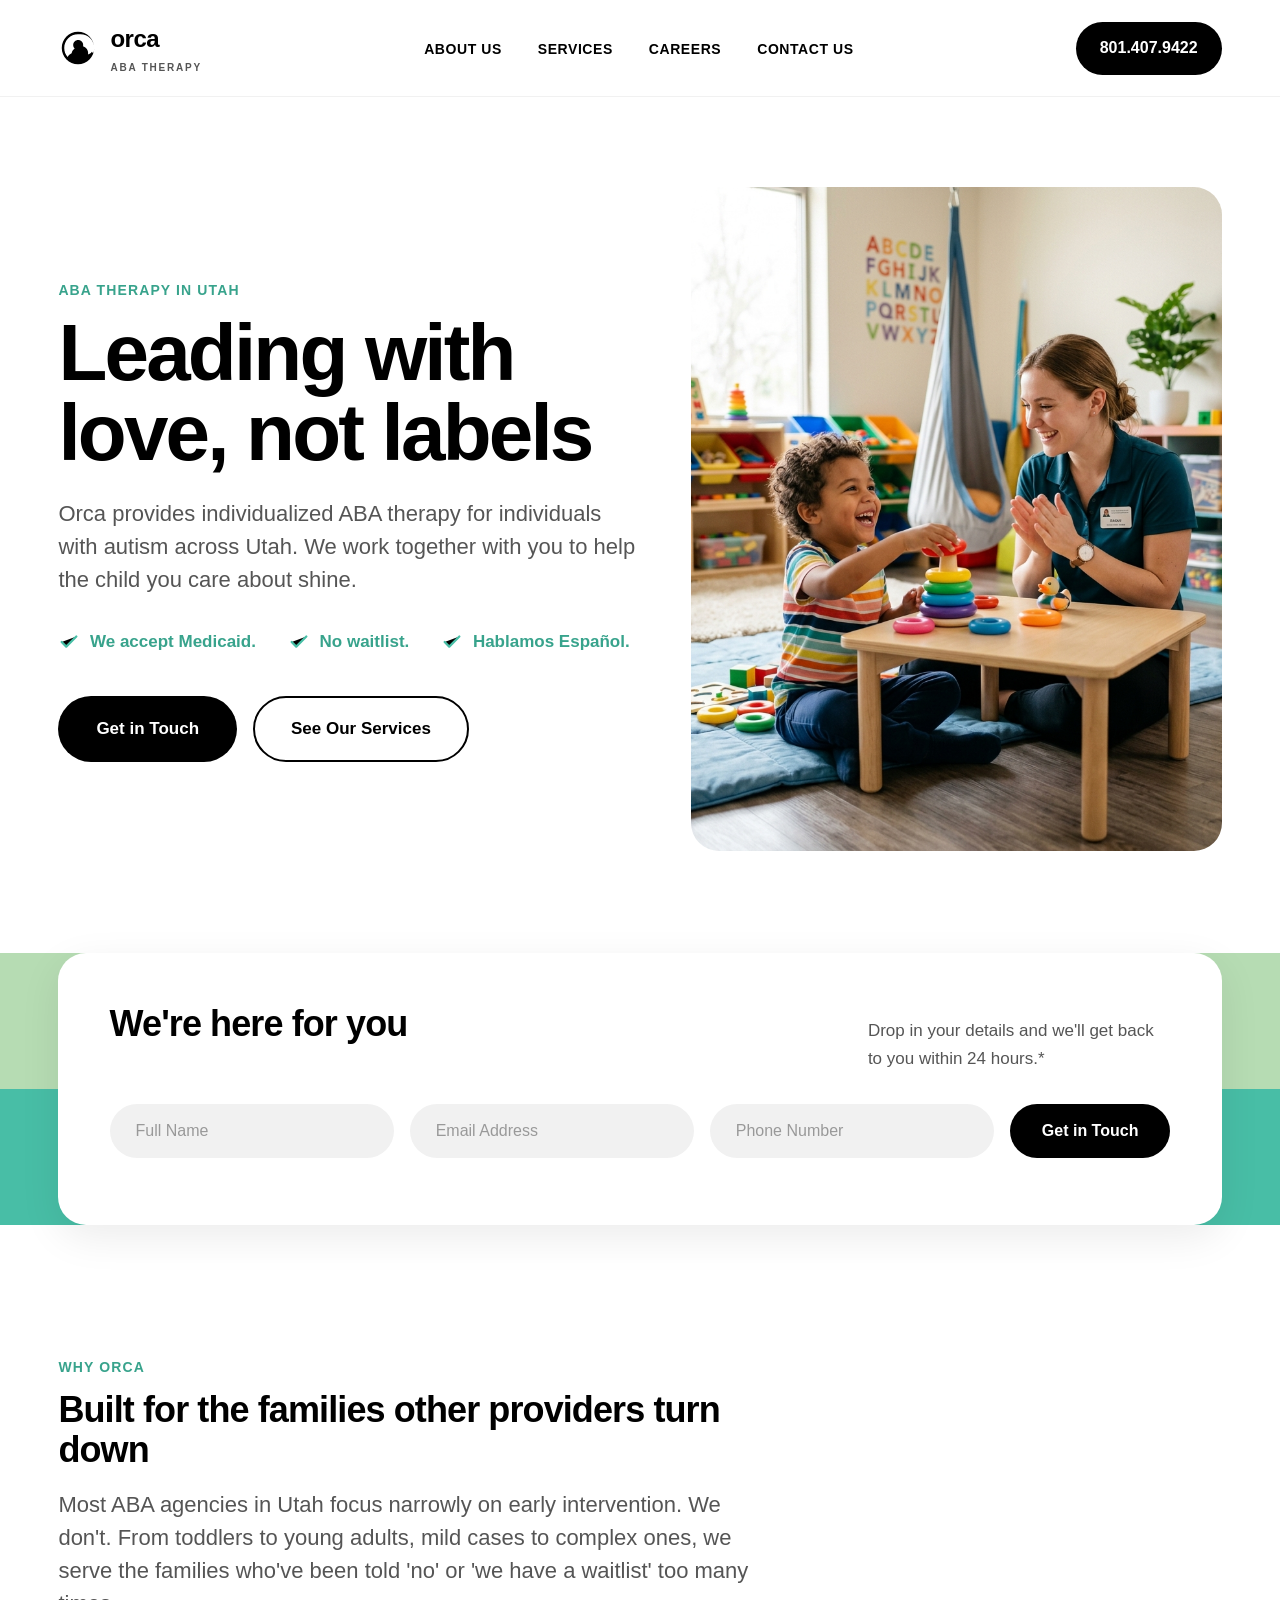
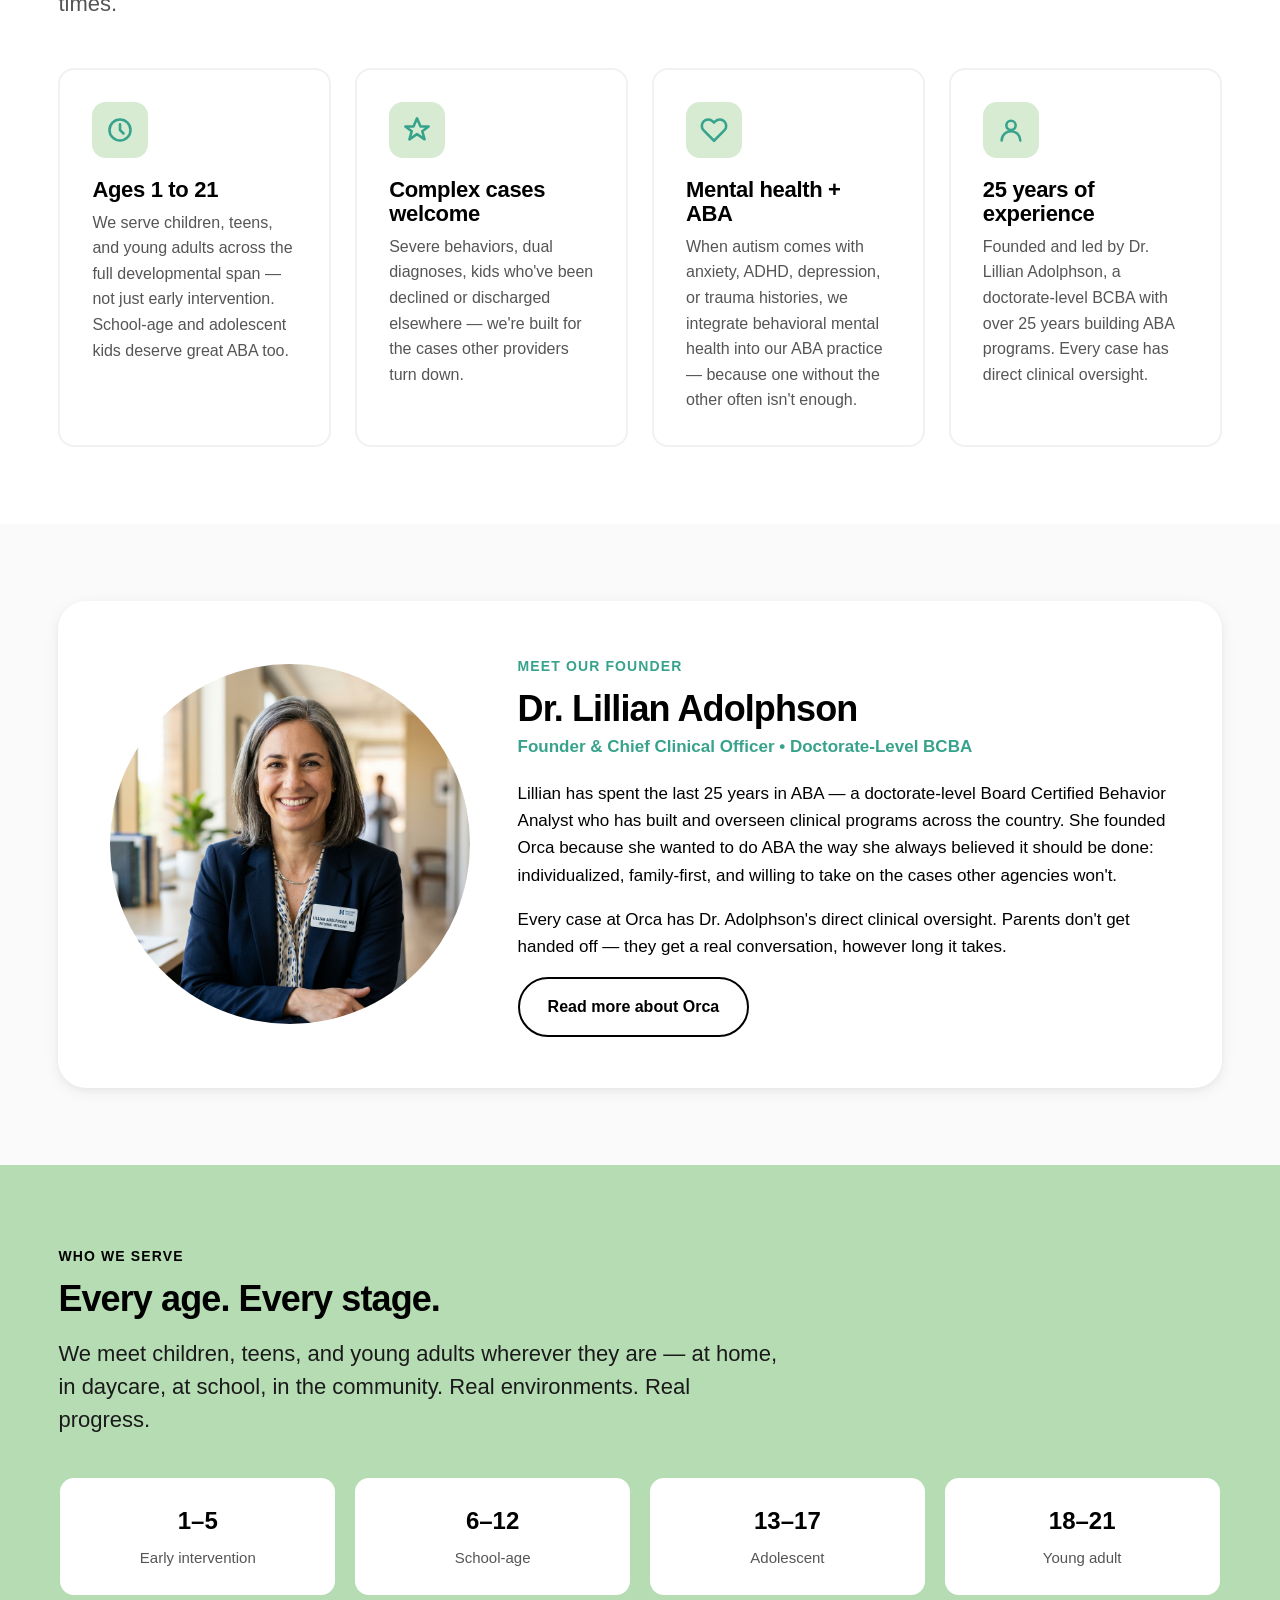
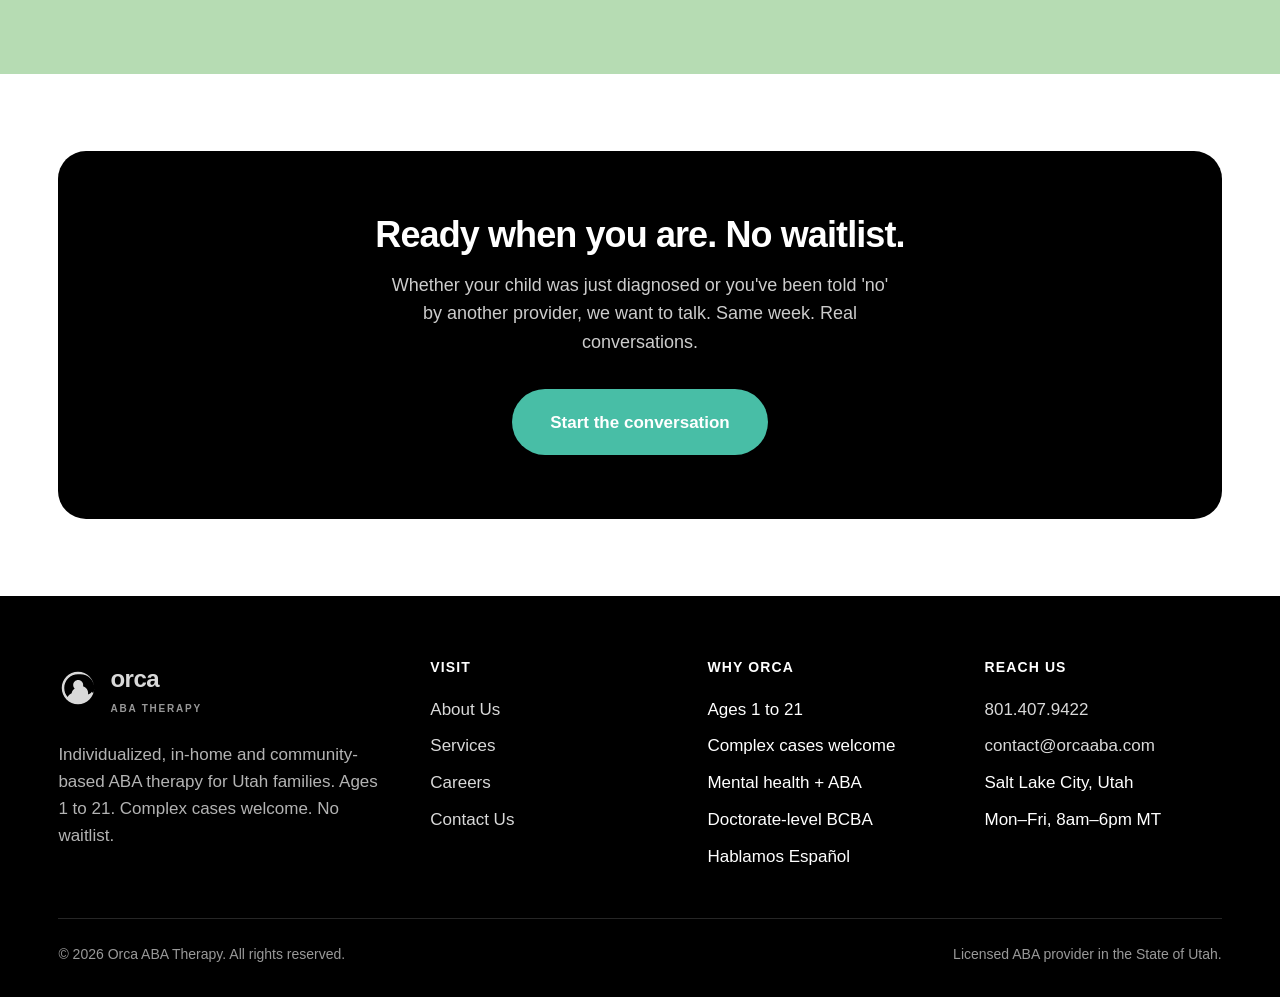
<file: orca-aba/index.html>
<!DOCTYPE html>
<html lang="en-US">
<head>
	<meta charset="UTF-8">
	<meta name="viewport" content="width=device-width, initial-scale=1, viewport-fit=cover">
	<meta name="theme-color" content="#48BEA6">
	<link rel="profile" href="https://gmpg.org/xfn/11">
	<link rel="stylesheet" href="./style.css">
	<title>Orca ABA Therapy</title>
</head>
<body class="home front-page">

<a class="skip-link screen-reader-text" href="#main-content">Skip to content</a>

<header class="site-header" role="banner">
	<div class="container site-header__inner">

		<a class="site-logo" href="./" aria-label="Orca ABA Therapy — Home">
			<svg viewBox="0 0 64 64" xmlns="http://www.w3.org/2000/svg" aria-hidden="true" focusable="false" style="width: 40px; height: 40px;">
				<path fill="#000000" d="M32 6c14.4 0 26 11.6 26 26S46.4 58 32 58 6 46.4 6 32 17.6 6 32 6zm0 4C19.85 10 10 19.85 10 32c0 5.5 2 10.5 5.4 14.4 1.5-2.6 3.7-4.7 6.4-6 .6-3.3 2.4-6 4.9-7.7-1.5-1.5-2.4-3.5-2.4-5.7 0-4.4 3.6-8 8-8s8 3.6 8 8c0 .8-.1 1.5-.3 2.2 4.7 1.4 8.2 5.7 8.2 10.8 0 .9-.1 1.7-.3 2.5 2.5-.8 4.7-2.4 6.3-4.5C56 42.5 58 37.5 58 32c0-12.15-9.85-22-22-22z"/>
				<circle fill="#000000" cx="34" cy="26" r="2.5"/>
			</svg>
				<span>
					orca
					<span class="site-logo__sub">ABA Therapy</span>
				</span>
		</a>

		<button class="menu-toggle" aria-controls="primary-menu" aria-expanded="false">
			<span class="screen-reader-text">Menu</span>
			<svg width="28" height="28" viewBox="0 0 24 24" fill="none" stroke="currentColor" stroke-width="2.5" stroke-linecap="round">
				<line x1="3" y1="6" x2="21" y2="6"/>
				<line x1="3" y1="12" x2="21" y2="12"/>
				<line x1="3" y1="18" x2="21" y2="18"/>
			</svg>
		</button>

		<nav class="site-nav" id="primary-menu" aria-label="Primary">
				<ul>
					<li><a href="./about/">About Us</a></li>
					<li><a href="./services/">Services</a></li>
					<li><a href="./careers/">Careers</a></li>
					<li><a href="./contact/">Contact Us</a></li>
				</ul>
		</nav>

		<a class="site-header__phone" href="tel:8014079422" aria-label="Call Orca ABA">
			801.407.9422
		</a>

	</div>
</header>

<main id="main-content" role="main">

<!-- HERO -->
<section class="hero">
	<div class="container hero__grid">
		<div>
			<span class="eyebrow">ABA Therapy in Utah</span>
			<h1 class="hero__title">
				Leading with love, not labels
			</h1>
			<p class="hero__intro">
				Orca provides individualized ABA therapy for individuals with autism across Utah. We work together with you to help the child you care about shine.
			</p>

			<div class="hero__proofs">
				<span class="hero__proof">
					<svg width="20" height="20" viewBox="0 0 24 24" fill="none" stroke="var(--orca-teal)" stroke-width="2.5" stroke-linecap="round" stroke-linejoin="round"><polyline points="20 6 9 17 4 12"></polyline></svg>
					We accept Medicaid.
				</span>
				<span class="hero__proof">
					<svg width="20" height="20" viewBox="0 0 24 24" fill="none" stroke="var(--orca-teal)" stroke-width="2.5" stroke-linecap="round" stroke-linejoin="round"><polyline points="20 6 9 17 4 12"></polyline></svg>
					No waitlist.
				</span>
				<span class="hero__proof">
					<svg width="20" height="20" viewBox="0 0 24 24" fill="none" stroke="var(--orca-teal)" stroke-width="2.5" stroke-linecap="round" stroke-linejoin="round"><polyline points="20 6 9 17 4 12"></polyline></svg>
					Hablamos Español.
				</span>
			</div>

			<div class="hero__cta">
				<a class="btn btn--primary btn--lg" href="#contact">Get in Touch</a>
				<a class="btn btn--ghost btn--lg" href="./services/">See Our Services</a>
			</div>
		</div>

		<div class="hero__media">
				<img src="./assets/images/hero-child.png" alt="A child receiving ABA therapy">
		</div>
	</div>
</section>

<!-- INTAKE FORM BAND -->
<section class="form-band" id="contact" aria-labelledby="contact-title">
	<div class="container">
		<div class="form-band__card">
			<div class="form-band__head">
				<h2 class="form-band__title" id="contact-title">We're here for you</h2>
				<p class="form-band__note">Drop in your details and we'll get back to you within 24 hours.*</p>
			</div>

			<form class="intake-form" id="orca-intake-form">
				<label class="screen-reader-text" for="orca-name">Full Name</label>
				<input id="orca-name" type="text" name="name" placeholder="Full Name" required>

				<label class="screen-reader-text" for="orca-email">Email Address</label>
				<input id="orca-email" type="email" name="email" placeholder="Email Address" required>

				<label class="screen-reader-text" for="orca-phone">Phone Number</label>
				<input id="orca-phone" type="tel" name="phone" placeholder="Phone Number">

				<button type="submit">Get in Touch</button>

				<div class="intake-form__msg" role="status" aria-live="polite" style="grid-column:1/-1;"></div>
			</form>
		</div>
	</div>
</section>

<!-- DIFFERENTIATORS -->
<section class="section">
	<div class="container">
		<div style="max-width:700px;">
			<span class="eyebrow">Why Orca</span>
			<h2>Built for the families other providers turn down</h2>
			<p class="lead">
				Most ABA agencies in Utah focus narrowly on early intervention. We don't. From toddlers to young adults, mild cases to complex ones, we serve the families who've been told 'no' or 'we have a waitlist' too many times.
			</p>
		</div>

		<div class="differentiators">

			<article class="diff-card">
				<div class="diff-card__icon">
					<svg viewBox="0 0 24 24" fill="none" stroke="currentColor" stroke-width="2.2" stroke-linecap="round" stroke-linejoin="round"><path d="M3 12c0-5 4-9 9-9s9 4 9 9-4 9-9 9-9-4-9-9z"/><path d="M12 7v5l3 3"/></svg>
				</div>
				<h3>Ages 1 to 21</h3>
				<p>We serve children, teens, and young adults across the full developmental span — not just early intervention. School-age and adolescent kids deserve great ABA too.</p>
			</article>

			<article class="diff-card">
				<div class="diff-card__icon">
					<svg viewBox="0 0 24 24" fill="none" stroke="currentColor" stroke-width="2.2" stroke-linecap="round" stroke-linejoin="round"><path d="M12 2l3 7h7l-5.5 4 2 7-6.5-4.5L5.5 20l2-7L2 9h7z"/></svg>
				</div>
				<h3>Complex cases welcome</h3>
				<p>Severe behaviors, dual diagnoses, kids who've been declined or discharged elsewhere — we're built for the cases other providers turn down.</p>
			</article>

			<article class="diff-card">
				<div class="diff-card__icon">
					<svg viewBox="0 0 24 24" fill="none" stroke="currentColor" stroke-width="2.2" stroke-linecap="round" stroke-linejoin="round"><path d="M20.84 4.61a5.5 5.5 0 0 0-7.78 0L12 5.67l-1.06-1.06a5.5 5.5 0 0 0-7.78 7.78L12 21.23l8.84-8.84a5.5 5.5 0 0 0 0-7.78z"/></svg>
				</div>
				<h3>Mental health + ABA</h3>
				<p>When autism comes with anxiety, ADHD, depression, or trauma histories, we integrate behavioral mental health into our ABA practice — because one without the other often isn't enough.</p>
			</article>

			<article class="diff-card">
				<div class="diff-card__icon">
					<svg viewBox="0 0 24 24" fill="none" stroke="currentColor" stroke-width="2.2" stroke-linecap="round" stroke-linejoin="round"><circle cx="12" cy="8" r="4"/><path d="M4 21c0-4.4 3.6-8 8-8s8 3.6 8 8"/></svg>
				</div>
				<h3>25 years of experience</h3>
				<p>Founded and led by Dr. Lillian Adolphson, a doctorate-level BCBA with over 25 years building ABA programs. Every case has direct clinical oversight.</p>
			</article>

		</div>
	</div>
</section>

<!-- FOUNDER SECTION -->
<section class="section section--gray">
	<div class="container">
		<div class="founder">
			<div class="founder__photo">
					<img src="./assets/images/dr-adolphson.png" alt="Dr. Lillian Adolphson, Founder & Chief Clinical Officer">
			</div>
			<div>
				<span class="eyebrow">Meet our Founder</span>
				<h2 class="founder__name">Dr. Lillian Adolphson</h2>
				<p class="founder__title">Founder & Chief Clinical Officer  •  Doctorate-Level BCBA</p>
				<p>
					Lillian has spent the last 25 years in ABA — a doctorate-level Board Certified Behavior Analyst who has built and overseen clinical programs across the country. She founded Orca because she wanted to do ABA the way she always believed it should be done: individualized, family-first, and willing to take on the cases other agencies won't.
				</p>
				<p>
					Every case at Orca has Dr. Adolphson's direct clinical oversight. Parents don't get handed off — they get a real conversation, however long it takes.
				</p>
				<a class="btn btn--ghost" href="./about/">Read more about Orca</a>
			</div>
		</div>
	</div>
</section>

<!-- AGES STRIP -->
<section class="section section--sage">
	<div class="container">
		<div style="max-width:720px;">
			<span class="eyebrow" style="color:var(--orca-black);">Who we serve</span>
			<h2>Every age. Every stage.</h2>
			<p class="lead" style="color:var(--orca-gray-800);">
				We meet children, teens, and young adults wherever they are — at home, in daycare, at school, in the community. Real environments. Real progress.
			</p>
		</div>

		<div class="ages-strip">
			<div class="age-tile" style="background:#fff;">
				<span class="age-tile__range">1–5</span>
				<span class="age-tile__label">Early intervention</span>
			</div>
			<div class="age-tile" style="background:#fff;">
				<span class="age-tile__range">6–12</span>
				<span class="age-tile__label">School-age</span>
			</div>
			<div class="age-tile" style="background:#fff;">
				<span class="age-tile__range">13–17</span>
				<span class="age-tile__label">Adolescent</span>
			</div>
			<div class="age-tile" style="background:#fff;">
				<span class="age-tile__range">18–21</span>
				<span class="age-tile__label">Young adult</span>
			</div>
		</div>
	</div>
</section>

<!-- CTA BAND -->
<section class="section">
	<div class="container">
		<div class="cta-band">
			<h2>Ready when you are. No waitlist.</h2>
			<p>Whether your child was just diagnosed or you've been told 'no' by another provider, we want to talk. Same week. Real conversations.</p>
			<a class="btn btn--teal btn--lg" href="./contact/">Start the conversation</a>
		</div>
	</div>
</section>

</main>

<footer class="site-footer" role="contentinfo">
	<div class="container">

		<div class="site-footer__grid">

			<div class="site-footer__about">
				<a class="site-logo" href="./" style="margin-bottom:1.5rem; color:#fff;">
					<svg viewBox="0 0 64 64" xmlns="http://www.w3.org/2000/svg" aria-hidden="true" focusable="false" style="width: 40px; height: 40px;">
						<path fill="#FFFFFF" d="M32 6c14.4 0 26 11.6 26 26S46.4 58 32 58 6 46.4 6 32 17.6 6 32 6zm0 4C19.85 10 10 19.85 10 32c0 5.5 2 10.5 5.4 14.4 1.5-2.6 3.7-4.7 6.4-6 .6-3.3 2.4-6 4.9-7.7-1.5-1.5-2.4-3.5-2.4-5.7 0-4.4 3.6-8 8-8s8 3.6 8 8c0 .8-.1 1.5-.3 2.2 4.7 1.4 8.2 5.7 8.2 10.8 0 .9-.1 1.7-.3 2.5 2.5-.8 4.7-2.4 6.3-4.5C56 42.5 58 37.5 58 32c0-12.15-9.85-22-22-22z"/>
						<circle fill="#FFFFFF" cx="34" cy="26" r="2.5"/>
					</svg>
					<span style="color:#fff;">
						orca
						<span class="site-logo__sub" style="color:rgba(255,255,255,0.7);">ABA Therapy</span>
					</span>
				</a>
				<p>
					Individualized, in-home and community-based ABA therapy for Utah families. Ages 1 to 21. Complex cases welcome. No waitlist.
				</p>
			</div>

			<div>
				<h4>Visit</h4>
				<ul>
					<li><a href="./about/">About Us</a></li>
					<li><a href="./services/">Services</a></li>
					<li><a href="./careers/">Careers</a></li>
					<li><a href="./contact/">Contact Us</a></li>
				</ul>
			</div>

			<div>
				<h4>Why Orca</h4>
				<ul>
					<li>Ages 1 to 21</li>
					<li>Complex cases welcome</li>
					<li>Mental health + ABA</li>
					<li>Doctorate-level BCBA</li>
					<li>Hablamos Español</li>
				</ul>
			</div>

			<div>
				<h4>Reach Us</h4>
				<ul>
					<li><a href="tel:8014079422">801.407.9422</a></li>
					<li><a href="mailto:contact@orcaaba.com">contact@orcaaba.com</a></li>
					<li>Salt Lake City, Utah</li>
					<li>Mon–Fri, 8am–6pm MT</li>
				</ul>
			</div>

		</div>

		<div class="site-footer__bottom">
			<span>&copy; 2026 Orca ABA Therapy. All rights reserved.</span>
			<span>Licensed ABA provider in the State of Utah.</span>
		</div>

	</div>
</footer>

</body>
</html>
</file>
<file: orca-aba/style.css>
/*
Theme Name: Orca ABA
Theme URI: https://orcaaba.com/
Author: Orca ABA Therapy
Author URI: https://orcaaba.com/
Description: Custom WordPress theme for Orca ABA Therapy. Built to brand guidelines — black, teal (#48BEA6), and sage (#B6DCB3) palette. Includes Home, About, Services, Careers, and Contact templates with real Orca-branded copy.
Version: 1.0.0
Requires at least: 6.0
Tested up to: 6.5
Requires PHP: 7.4
License: Proprietary
License URI: https://orcaaba.com/
Text Domain: orca-aba
Tags: healthcare, custom-background, custom-logo, custom-menu, featured-images, threaded-comments, translation-ready
*/

/* ==========================================================================
   ORCA ABA — DESIGN TOKENS (locked to brand guidelines)
   ========================================================================== */
:root {
  /* Brand palette — sourced from orcaaba.com */
  --orca-black:       #000000;
  --orca-teal:        #48BEA6;
  --orca-teal-dark:   #38A38C;
  --orca-sage:        #B6DCB3;
  --orca-sage-light:  #D6EBD2;
  --orca-white:       #FFFFFF;

  /* Functional neutrals */
  --orca-gray-50:     #FAFAFA;
  --orca-gray-100:    #F1F1F1;
  --orca-gray-200:    #E5E5E5;
  --orca-gray-400:    #999999;
  --orca-gray-600:    #555555;
  --orca-gray-800:    #1A1A1A;

  /* Type scale */
  --font-sans: 'Inter', -apple-system, BlinkMacSystemFont, 'Segoe UI', Roboto, Oxygen, Ubuntu, sans-serif;

  --fs-display: clamp(2.5rem, 5vw + 1rem, 5rem);
  --fs-h1: clamp(2rem, 3vw + 1rem, 3.25rem);
  --fs-h2: clamp(1.6rem, 2vw + 0.8rem, 2.25rem);
  --fs-h3: clamp(1.25rem, 1vw + 0.7rem, 1.5rem);
  --fs-body: 1.0625rem;
  --fs-small: 0.9375rem;

  /* Spacing & layout */
  --container: 1240px;
  --gutter: clamp(1.25rem, 3vw, 2.5rem);
  --section-y: clamp(3rem, 6vw, 6rem);
  --radius-sm: 8px;
  --radius-md: 16px;
  --radius-lg: 28px;
  --radius-pill: 999px;

  /* Effects */
  --shadow-sm: 0 1px 2px rgba(0,0,0,0.04), 0 1px 3px rgba(0,0,0,0.06);
  --shadow-md: 0 4px 16px rgba(0,0,0,0.06), 0 2px 6px rgba(0,0,0,0.04);
  --shadow-lg: 0 12px 40px rgba(0,0,0,0.08);
  --transition: 200ms cubic-bezier(0.4, 0, 0.2, 1);
}

/* ==========================================================================
   RESET & BASE
   ========================================================================== */
*, *::before, *::after { box-sizing: border-box; }

html {
  scroll-behavior: smooth;
  -webkit-text-size-adjust: 100%;
}

body {
  margin: 0;
  font-family: var(--font-sans);
  font-size: var(--fs-body);
  line-height: 1.6;
  color: var(--orca-black);
  background: var(--orca-white);
  -webkit-font-smoothing: antialiased;
  -moz-osx-font-smoothing: grayscale;
}

img, svg, video {
  max-width: 100%;
  height: auto;
  display: block;
}

a {
  color: var(--orca-black);
  text-decoration: none;
  transition: color var(--transition);
}
a:hover, a:focus { color: var(--orca-teal-dark); }

h1, h2, h3, h4 {
  font-weight: 800;
  line-height: 1.1;
  letter-spacing: -0.02em;
  margin: 0 0 0.5em;
  color: var(--orca-black);
}

h1 { font-size: var(--fs-h1); }
h2 { font-size: var(--fs-h2); letter-spacing: -0.025em; }
h3 { font-size: var(--fs-h3); letter-spacing: -0.015em; }

p { margin: 0 0 1em; }
p:last-child { margin-bottom: 0; }

/* ==========================================================================
   LAYOUT PRIMITIVES
   ========================================================================== */
.container {
  width: 100%;
  max-width: var(--container);
  margin: 0 auto;
  padding-inline: var(--gutter);
}

.section {
  padding-block: var(--section-y);
}

.section--sage {
  background: var(--orca-sage);
}

.section--teal {
  background: var(--orca-teal);
  color: var(--orca-white);
}
.section--teal h1, .section--teal h2, .section--teal h3 { color: var(--orca-white); }

.section--gray {
  background: var(--orca-gray-50);
}

.eyebrow {
  display: inline-block;
  font-size: 0.875rem;
  font-weight: 700;
  letter-spacing: 0.08em;
  text-transform: uppercase;
  color: var(--orca-teal-dark);
  margin-bottom: 0.75rem;
}

.lead {
  font-size: clamp(1.125rem, 1vw + 0.7rem, 1.375rem);
  line-height: 1.5;
  color: var(--orca-gray-600);
  max-width: 60ch;
}

/* ==========================================================================
   BUTTONS
   ========================================================================== */
.btn {
  display: inline-flex;
  align-items: center;
  justify-content: center;
  gap: 0.5rem;
  padding: 0.95rem 1.75rem;
  font-family: inherit;
  font-size: 1rem;
  font-weight: 600;
  border: 2px solid transparent;
  border-radius: var(--radius-pill);
  cursor: pointer;
  text-decoration: none;
  transition: all var(--transition);
  white-space: nowrap;
}

.btn--primary {
  background: var(--orca-black);
  color: var(--orca-white);
}
.btn--primary:hover, .btn--primary:focus {
  background: var(--orca-teal-dark);
  color: var(--orca-white);
  transform: translateY(-1px);
  box-shadow: var(--shadow-md);
}

.btn--teal {
  background: var(--orca-teal);
  color: var(--orca-white);
}
.btn--teal:hover, .btn--teal:focus {
  background: var(--orca-teal-dark);
  color: var(--orca-white);
}

.btn--ghost {
  background: transparent;
  color: var(--orca-black);
  border-color: var(--orca-black);
}
.btn--ghost:hover, .btn--ghost:focus {
  background: var(--orca-black);
  color: var(--orca-white);
}

.btn--lg { padding: 1.1rem 2.25rem; font-size: 1.0625rem; }

/* ==========================================================================
   SITE HEADER
   ========================================================================== */
.site-header {
  position: sticky;
  top: 0;
  z-index: 100;
  background: rgba(255, 255, 255, 0.95);
  backdrop-filter: saturate(180%) blur(12px);
  -webkit-backdrop-filter: saturate(180%) blur(12px);
  border-bottom: 1px solid var(--orca-gray-100);
}

.site-header__inner {
  display: flex;
  align-items: center;
  justify-content: space-between;
  gap: 2rem;
  padding-block: 1.25rem;
}

.site-logo {
  display: flex;
  align-items: center;
  gap: 0.75rem;
  font-weight: 800;
  font-size: 1.5rem;
  letter-spacing: -0.02em;
}

.site-logo svg { width: 44px; height: 44px; flex-shrink: 0; }

.site-logo__sub {
  display: block;
  font-size: 0.625rem;
  letter-spacing: 0.18em;
  font-weight: 600;
  color: var(--orca-gray-600);
  text-transform: uppercase;
  margin-top: 2px;
}

.site-nav {
  display: flex;
  align-items: center;
  gap: 2.5rem;
}

.site-nav ul {
  display: flex;
  gap: 2.25rem;
  list-style: none;
  margin: 0;
  padding: 0;
}

.site-nav a {
  font-weight: 600;
  font-size: 1rem;
  letter-spacing: -0.005em;
  text-transform: uppercase;
  letter-spacing: 0.04em;
  font-size: 0.875rem;
}

.site-nav a:hover { color: var(--orca-teal-dark); }
.site-nav .current-menu-item > a { color: var(--orca-teal-dark); }

.site-header__phone {
  background: var(--orca-black);
  color: var(--orca-white);
  padding: 0.85rem 1.5rem;
  border-radius: var(--radius-pill);
  font-weight: 700;
  font-size: 1rem;
}
.site-header__phone:hover { background: var(--orca-teal-dark); color: var(--orca-white); }

.menu-toggle {
  display: none;
  background: transparent;
  border: 0;
  padding: 0.5rem;
  cursor: pointer;
}

@media (max-width: 880px) {
  .site-nav, .site-header__phone { display: none; }
  .menu-toggle { display: flex; }

  .site-nav.is-open {
    display: flex;
    position: absolute;
    top: 100%;
    left: 0;
    right: 0;
    flex-direction: column;
    align-items: stretch;
    padding: 1.5rem var(--gutter);
    background: var(--orca-white);
    border-bottom: 1px solid var(--orca-gray-100);
    box-shadow: var(--shadow-lg);
  }
  .site-nav.is-open ul {
    flex-direction: column;
    gap: 0.5rem;
    width: 100%;
  }
  .site-nav.is-open a {
    display: block;
    padding: 0.75rem 0;
    border-bottom: 1px solid var(--orca-gray-100);
  }
}

/* ==========================================================================
   HERO
   ========================================================================== */
.hero {
  position: relative;
  padding-block: clamp(3rem, 7vw, 6rem) clamp(2rem, 4vw, 4rem);
  overflow: hidden;
}

.hero__grid {
  display: grid;
  grid-template-columns: 1.1fr 1fr;
  gap: 3rem;
  align-items: center;
}

.hero__title {
  font-size: var(--fs-display);
  font-weight: 800;
  line-height: 1.0;
  letter-spacing: -0.035em;
  margin: 0 0 1.5rem;
}

.hero__intro {
  font-size: clamp(1.125rem, 1vw + 0.8rem, 1.375rem);
  color: var(--orca-gray-600);
  margin-bottom: 2rem;
  max-width: 50ch;
  line-height: 1.5;
}

.hero__proofs {
  display: flex;
  flex-wrap: wrap;
  gap: 1.5rem 2rem;
  margin-bottom: 2.5rem;
}

.hero__proof {
  display: inline-flex;
  align-items: center;
  gap: 0.6rem;
  font-weight: 700;
  color: var(--orca-teal-dark);
  font-size: 1.0625rem;
}

.hero__proof svg {
  width: 22px;
  height: 22px;
  fill: var(--orca-black);
  flex-shrink: 0;
}

.hero__cta {
  display: flex;
  flex-wrap: wrap;
  gap: 1rem;
}

.hero__media {
  position: relative;
  aspect-ratio: 4 / 5;
  border-radius: var(--radius-lg);
  overflow: hidden;
  background: linear-gradient(135deg, var(--orca-sage-light) 0%, var(--orca-sage) 100%);
}

.hero__media img {
  width: 100%;
  height: 100%;
  object-fit: cover;
}

.hero__media-placeholder {
  position: absolute;
  inset: 0;
  display: flex;
  align-items: center;
  justify-content: center;
  color: var(--orca-teal-dark);
  font-weight: 600;
  text-align: center;
  padding: 2rem;
}

@media (max-width: 880px) {
  .hero__grid { grid-template-columns: 1fr; }
  .hero__media { max-height: 500px; }
}

/* ==========================================================================
   FORM BAND (homepage contact)
   ========================================================================== */
.form-band {
  position: relative;
  padding-block: 0;
  background: linear-gradient(to bottom,
    var(--orca-sage) 0%,
    var(--orca-sage) 50%,
    var(--orca-teal) 50%,
    var(--orca-teal) 100%);
}

.form-band__card {
  background: var(--orca-white);
  border-radius: var(--radius-lg);
  padding: clamp(2rem, 4vw, 3.5rem);
  box-shadow: var(--shadow-lg);
  margin-block: clamp(2rem, 4vw, 4rem);
}

.form-band__head {
  display: flex;
  flex-wrap: wrap;
  align-items: baseline;
  justify-content: space-between;
  gap: 1.5rem;
  margin-bottom: 2rem;
}

.form-band__title {
  font-size: var(--fs-h2);
  margin: 0;
}

.form-band__note {
  color: var(--orca-gray-600);
  max-width: 32ch;
}

.intake-form {
  display: grid;
  grid-template-columns: repeat(3, 1fr) auto;
  gap: 1rem;
  align-items: stretch;
}

.intake-form input {
  background: var(--orca-gray-100);
  border: 2px solid transparent;
  border-radius: var(--radius-pill);
  padding: 1rem 1.5rem;
  font-family: inherit;
  font-size: 1rem;
  color: var(--orca-black);
  transition: border-color var(--transition), background var(--transition);
}

.intake-form input::placeholder { color: var(--orca-gray-400); }

.intake-form input:focus {
  outline: 0;
  border-color: var(--orca-teal);
  background: var(--orca-white);
}

.intake-form button {
  background: var(--orca-black);
  color: var(--orca-white);
  border: 0;
  border-radius: var(--radius-pill);
  padding: 1rem 2rem;
  font-family: inherit;
  font-size: 1rem;
  font-weight: 700;
  cursor: pointer;
  transition: background var(--transition);
}
.intake-form button:hover { background: var(--orca-teal-dark); }

@media (max-width: 880px) {
  .intake-form { grid-template-columns: 1fr; }
}

/* ==========================================================================
   DIFFERENTIATORS
   ========================================================================== */
.differentiators {
  display: grid;
  grid-template-columns: repeat(auto-fit, minmax(260px, 1fr));
  gap: 1.5rem;
  margin-top: 3rem;
}

.diff-card {
  background: var(--orca-white);
  border: 2px solid var(--orca-gray-100);
  border-radius: var(--radius-md);
  padding: 2rem;
  transition: transform var(--transition), border-color var(--transition), box-shadow var(--transition);
}

.diff-card:hover {
  transform: translateY(-4px);
  border-color: var(--orca-teal);
  box-shadow: var(--shadow-md);
}

.diff-card__icon {
  width: 56px;
  height: 56px;
  border-radius: 14px;
  background: var(--orca-sage-light);
  display: grid;
  place-items: center;
  margin-bottom: 1.25rem;
  color: var(--orca-teal-dark);
}

.diff-card__icon svg { width: 28px; height: 28px; }

.diff-card h3 {
  font-size: 1.375rem;
  margin-bottom: 0.5rem;
}

.diff-card p {
  color: var(--orca-gray-600);
  font-size: 1rem;
}

/* ==========================================================================
   SPLIT — image + text
   ========================================================================== */
.split {
  display: grid;
  grid-template-columns: 1fr 1fr;
  gap: clamp(2rem, 5vw, 4rem);
  align-items: center;
}

.split--reverse > :first-child { order: 2; }

.split__media {
  aspect-ratio: 1 / 1;
  background: var(--orca-sage);
  border-radius: var(--radius-lg);
  overflow: hidden;
  position: relative;
}

.split__media img {
  width: 100%;
  height: 100%;
  object-fit: cover;
}

@media (max-width: 880px) {
  .split { grid-template-columns: 1fr; }
  .split--reverse > :first-child { order: 0; }
}

/* ==========================================================================
   FOUNDER CARD
   ========================================================================== */
.founder {
  display: grid;
  grid-template-columns: minmax(280px, 360px) 1fr;
  gap: 3rem;
  align-items: center;
  background: var(--orca-white);
  border-radius: var(--radius-lg);
  padding: clamp(2rem, 4vw, 3.5rem);
  box-shadow: var(--shadow-md);
}

.founder__photo {
  aspect-ratio: 1 / 1;
  border-radius: 50%;
  background: var(--orca-sage);
  overflow: hidden;
  position: relative;
}

.founder__photo img { width: 100%; height: 100%; object-fit: cover; }

.founder__name {
  font-size: var(--fs-h2);
  margin-bottom: 0.25rem;
}

.founder__title {
  color: var(--orca-teal-dark);
  font-weight: 700;
  margin-bottom: 1.25rem;
}

@media (max-width: 880px) {
  .founder { grid-template-columns: 1fr; text-align: center; }
  .founder__photo { max-width: 240px; margin-inline: auto; }
}

/* ==========================================================================
   SERVICES GRID
   ========================================================================== */
.services-grid {
  display: grid;
  grid-template-columns: repeat(auto-fit, minmax(280px, 1fr));
  gap: 1.5rem;
}

.service-card {
  background: var(--orca-white);
  border-radius: var(--radius-md);
  padding: 2rem;
  border: 2px solid var(--orca-gray-100);
  transition: all var(--transition);
}

.service-card:hover {
  border-color: var(--orca-teal);
  transform: translateY(-2px);
}

.service-card h3 { margin-bottom: 0.75rem; }

.service-card__list {
  list-style: none;
  padding: 0;
  margin: 1rem 0 0;
}

.service-card__list li {
  position: relative;
  padding-left: 1.5rem;
  margin-bottom: 0.5rem;
  color: var(--orca-gray-600);
}

.service-card__list li::before {
  content: '';
  position: absolute;
  left: 0;
  top: 0.55em;
  width: 8px;
  height: 8px;
  border-radius: 50%;
  background: var(--orca-teal);
}

/* ==========================================================================
   AGES STRIP
   ========================================================================== */
.ages-strip {
  display: grid;
  grid-template-columns: repeat(4, 1fr);
  gap: 1rem;
  margin-top: 2.5rem;
}

.age-tile {
  background: var(--orca-white);
  border-radius: var(--radius-md);
  padding: 1.5rem;
  text-align: center;
  border: 2px solid var(--orca-sage);
}

.age-tile__range {
  display: block;
  font-size: 1.5rem;
  font-weight: 800;
  color: var(--orca-black);
  margin-bottom: 0.25rem;
}

.age-tile__label {
  font-size: 0.9375rem;
  color: var(--orca-gray-600);
}

@media (max-width: 640px) {
  .ages-strip { grid-template-columns: repeat(2, 1fr); }
}

/* ==========================================================================
   CTA BAND
   ========================================================================== */
.cta-band {
  background: var(--orca-black);
  color: var(--orca-white);
  border-radius: var(--radius-lg);
  padding: clamp(2.5rem, 5vw, 4rem);
  text-align: center;
}

.cta-band h2 {
  color: var(--orca-white);
  margin-bottom: 1rem;
}

.cta-band p {
  color: rgba(255,255,255,0.8);
  max-width: 50ch;
  margin: 0 auto 2rem;
  font-size: 1.125rem;
}

/* ==========================================================================
   PAGE HEADER (interior pages)
   ========================================================================== */
.page-header {
  padding-block: clamp(3rem, 6vw, 5rem) clamp(2rem, 4vw, 3rem);
  background: linear-gradient(180deg, var(--orca-white) 0%, var(--orca-gray-50) 100%);
  text-align: center;
}

.page-header__title {
  font-size: var(--fs-display);
  margin-bottom: 1rem;
  letter-spacing: -0.035em;
}

.page-header__intro {
  font-size: clamp(1.125rem, 1vw + 0.8rem, 1.375rem);
  color: var(--orca-gray-600);
  max-width: 60ch;
  margin: 0 auto;
  line-height: 1.5;
}

/* ==========================================================================
   CONTACT PAGE
   ========================================================================== */
.contact-grid {
  display: grid;
  grid-template-columns: 1fr 1.2fr;
  gap: 3rem;
}

.contact-info h3 { margin-bottom: 0.5rem; }
.contact-info dl { margin: 0; }
.contact-info dt {
  font-weight: 700;
  margin-top: 1.25rem;
  color: var(--orca-gray-600);
  font-size: 0.875rem;
  text-transform: uppercase;
  letter-spacing: 0.05em;
}
.contact-info dd { margin: 0.25rem 0 0; font-size: 1.125rem; }

.contact-form {
  display: grid;
  gap: 1.25rem;
  background: var(--orca-gray-50);
  padding: 2rem;
  border-radius: var(--radius-lg);
}
.contact-form label {
  display: block;
  font-weight: 600;
  font-size: 0.875rem;
  margin-bottom: 0.4rem;
  color: var(--orca-gray-600);
  text-transform: uppercase;
  letter-spacing: 0.04em;
}
.contact-form input,
.contact-form select,
.contact-form textarea {
  width: 100%;
  padding: 0.85rem 1.25rem;
  background: var(--orca-white);
  border: 2px solid var(--orca-gray-200);
  border-radius: var(--radius-sm);
  font-family: inherit;
  font-size: 1rem;
}
.contact-form input:focus,
.contact-form select:focus,
.contact-form textarea:focus {
  outline: 0;
  border-color: var(--orca-teal);
}
.contact-form textarea { min-height: 140px; resize: vertical; }

@media (max-width: 880px) {
  .contact-grid { grid-template-columns: 1fr; }
}

/* ==========================================================================
   CAREERS — JOB LISTINGS
   ========================================================================== */
.job-list {
  display: grid;
  gap: 1rem;
}

.job-card {
  background: var(--orca-white);
  border: 2px solid var(--orca-gray-100);
  border-radius: var(--radius-md);
  padding: 2rem;
  display: grid;
  grid-template-columns: 1fr auto;
  gap: 1.5rem;
  align-items: center;
  transition: border-color var(--transition);
}
.job-card:hover { border-color: var(--orca-teal); }

.job-card h3 { margin-bottom: 0.25rem; }

.job-card__meta {
  display: flex;
  flex-wrap: wrap;
  gap: 0.5rem 1.25rem;
  color: var(--orca-gray-600);
  font-size: 0.9375rem;
}

@media (max-width: 640px) {
  .job-card { grid-template-columns: 1fr; }
}

/* ==========================================================================
   FOOTER
   ========================================================================== */
.site-footer {
  background: var(--orca-black);
  color: var(--orca-white);
  padding-block: clamp(3rem, 5vw, 4.5rem) 2rem;
}

.site-footer a { color: var(--orca-white); opacity: 0.85; }
.site-footer a:hover { color: var(--orca-teal); opacity: 1; }

.site-footer__grid {
  display: grid;
  grid-template-columns: 1.4fr 1fr 1fr 1fr;
  gap: 2.5rem;
  margin-bottom: 3rem;
}

.site-footer__about { max-width: 36ch; }
.site-footer__about p { color: rgba(255,255,255,0.7); }

.site-footer h4 {
  color: var(--orca-white);
  font-size: 0.875rem;
  text-transform: uppercase;
  letter-spacing: 0.08em;
  margin-bottom: 1.25rem;
}

.site-footer ul {
  list-style: none;
  padding: 0;
  margin: 0;
  display: grid;
  gap: 0.6rem;
}

.site-footer__bottom {
  border-top: 1px solid rgba(255,255,255,0.15);
  padding-top: 1.5rem;
  display: flex;
  justify-content: space-between;
  flex-wrap: wrap;
  gap: 1rem;
  font-size: 0.875rem;
  color: rgba(255,255,255,0.6);
}

@media (max-width: 880px) {
  .site-footer__grid { grid-template-columns: 1fr 1fr; }
}
@media (max-width: 480px) {
  .site-footer__grid { grid-template-columns: 1fr; }
}

/* ==========================================================================
   ACCESSIBILITY
   ========================================================================== */
.screen-reader-text {
  position: absolute !important;
  clip: rect(1px,1px,1px,1px);
  width: 1px; height: 1px;
  overflow: hidden;
}

.skip-link {
  position: absolute;
  left: -9999px;
  background: var(--orca-black);
  color: var(--orca-white);
  padding: 0.75rem 1.25rem;
  z-index: 200;
}
.skip-link:focus { left: 1rem; top: 1rem; }

*:focus-visible {
  outline: 3px solid var(--orca-teal);
  outline-offset: 2px;
  border-radius: var(--radius-sm);
}

@media (prefers-reduced-motion: reduce) {
  *, *::before, *::after {
    animation-duration: 0.01ms !important;
    transition-duration: 0.01ms !important;
  }
  html { scroll-behavior: auto; }
}
</file>
